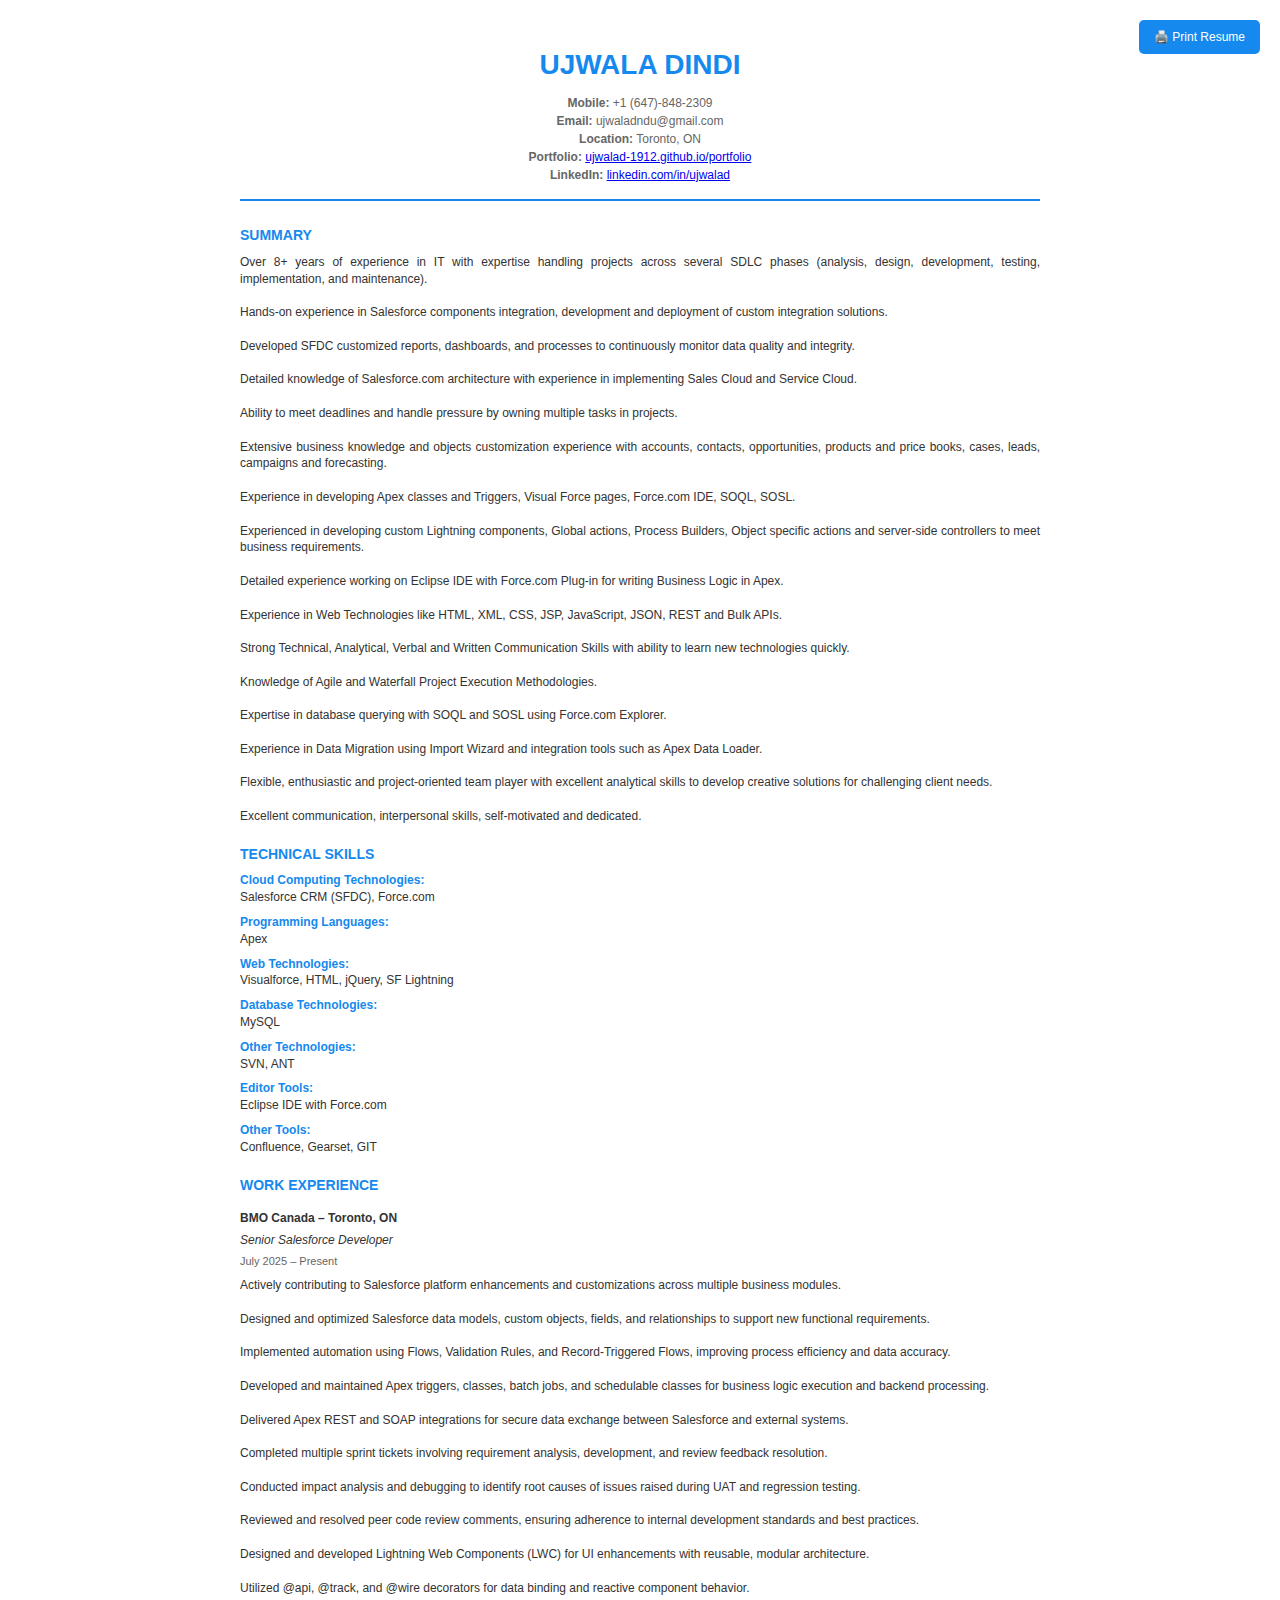
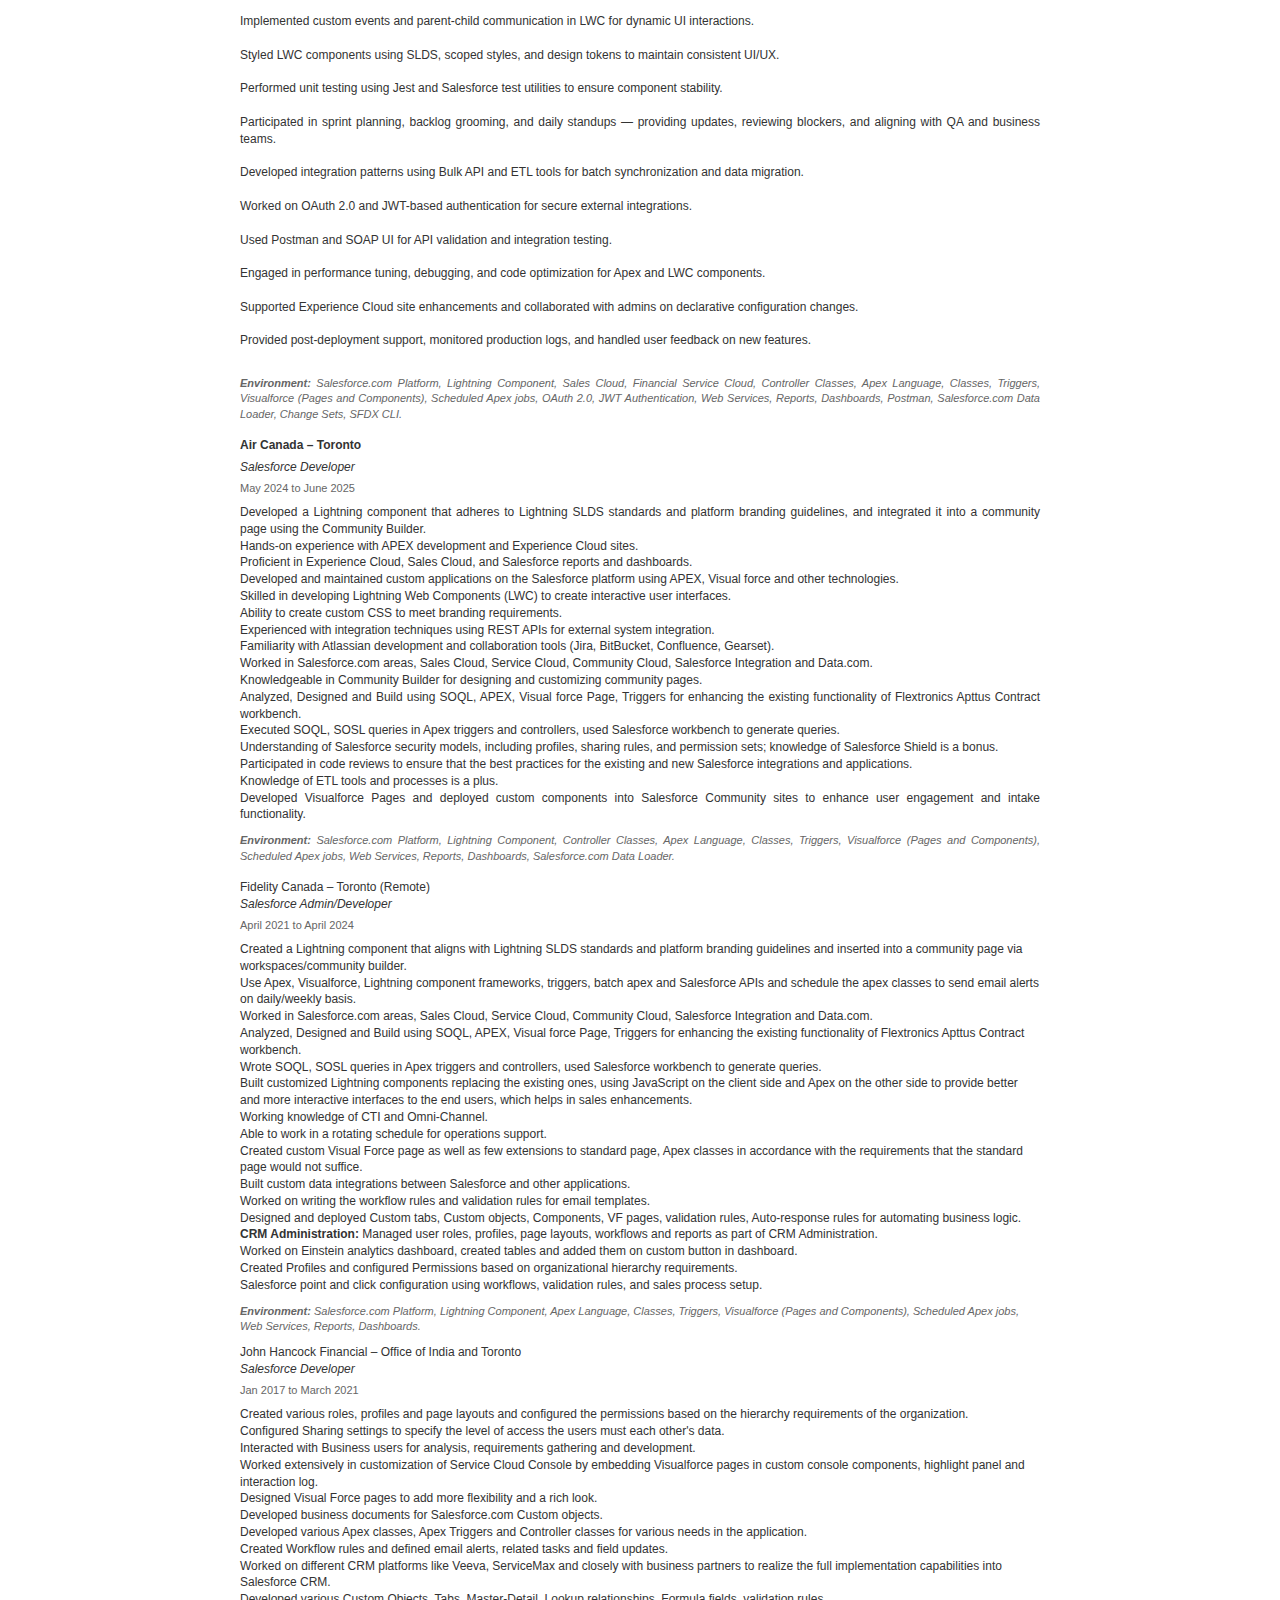
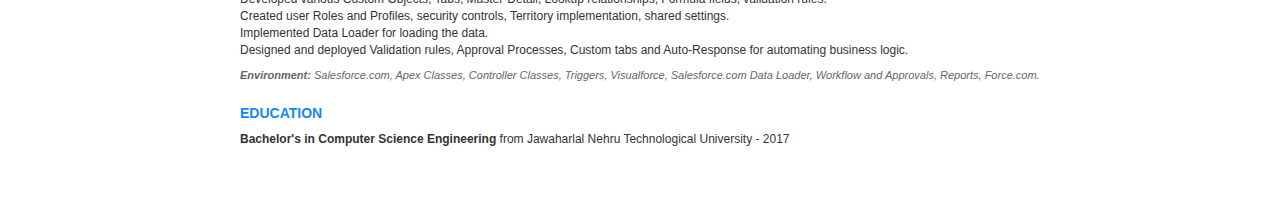
<file: resume-backup-fancy.html>
<!DOCTYPE html>
<html lang="en">

<head>
    <meta charset="UTF-8">
    <meta name="viewport" content="width=device-width, initial-scale=1.0">
    <title>Ujwala Dindi - Resume</title>
    <style>
        body {
            font-family: Arial, sans-serif;
            line-height: 1.4;
            margin: 0;
            padding: 20px;
            background: white;
            color: #333;
            font-size: 12px;
        }

        .resume-container {
            max-width: 800px;
            margin: 0 auto;
            background: white;
            padding: 30px;
        }

        .header {
            text-align: center;
            margin-bottom: 25px;
            padding-bottom: 15px;
            border-bottom: 2px solid #1589EE;
        }

        .name {
            font-size: 24px;
            font-weight: bold;
            color: #1589EE;
            margin-bottom: 10px;
        }

        .contact-info {
            font-size: 12px;
            color: #666;
            line-height: 1.5;
        }

        .section-title {
            font-size: 14px;
            font-weight: bold;
            color: #1589EE;
            margin: 20px 0 8px 0;
            text-transform: uppercase;
        }

        .summary-text, .experience-text {
            text-align: justify;
            margin-bottom: 15px;
            line-height: 1.4;
        }

        .company-info {
            font-weight: bold;
            color: #333;
            margin: 15px 0 5px 0;
        }

        .job-title {
            font-style: italic;
            margin-bottom: 5px;
        }

        .job-duration {
            color: #666;
            font-size: 11px;
            margin-bottom: 8px;
        }

        .skills-section {
            margin-bottom: 15px;
        }

        .skills-category {
            margin-bottom: 8px;
        }

        .skills-category strong {
            color: #1589EE;
            margin-bottom: 10px;
        }

        .skills-list {
            list-style: none;
            padding: 0;
            line-height: 1.6;
        }

        .skills-list li {
            padding: 3px 0;
            font-size: 13px;
        }

        .environment {
            margin: 10px 0;
            font-style: italic;
            color: #666;
            font-size: 11px;
        }

        .print-btn {
            position: fixed;
            top: 20px;
            right: 20px;
            background: #1589EE;
            color: white;
            border: none;
            padding: 10px 15px;
            border-radius: 5px;
            cursor: pointer;
            font-size: 12px;
            z-index: 1000;
        }

        .print-btn:hover {
            background: #0176D3;
        }

        @media print {
            body {
                margin: 0;
                padding: 0;
                font-size: 11px;
            }

            .resume-container {
                padding: 15px;
                margin: 0;
                max-width: none;
            }

            .print-btn {
                display: none;
            }
        }

            .resume-container {
                padding: 25px;
            }

            .name {
                font-size: 28px;
            }
        }
    </style>
</head>

<body>
    <button class="print-btn" onclick="window.print()">🖨️ Print Resume</button>

    <div class="resume-container">
        <div class="header">
            <div class="name">UJWALA DINDI</div>
            <div class="contact-info">
                <strong>Mobile:</strong> +1 (647)-848-2309<br>
                <strong>Email:</strong> ujwaladndu@gmail.com<br>
                <strong>Location:</strong> Toronto, ON<br>
                <strong>Portfolio:</strong> <a
                    href="https://ujwalad-1912.github.io/portfolio/">ujwalad-1912.github.io/portfolio</a><br>
                <strong>LinkedIn:</strong> <a href="https://linkedin.com/in/ujwalad">linkedin.com/in/ujwalad</a>
            </div>
        </div>

        <div class="section-title">SUMMARY</div>
        <div class="summary-text">
            Over 8+ years of experience in IT with expertise handling projects across several SDLC phases (analysis, design, development, testing, implementation, and maintenance).<br><br>

            Hands-on experience in Salesforce components integration, development and deployment of custom integration solutions.<br><br>

            Developed SFDC customized reports, dashboards, and processes to continuously monitor data quality and integrity.<br><br>

            Detailed knowledge of Salesforce.com architecture with experience in implementing Sales Cloud and Service Cloud.<br><br>

            Ability to meet deadlines and handle pressure by owning multiple tasks in projects.<br><br>

            Extensive business knowledge and objects customization experience with accounts, contacts, opportunities, products and price books, cases, leads, campaigns and forecasting.<br><br>

            Experience in developing Apex classes and Triggers, Visual Force pages, Force.com IDE, SOQL, SOSL.<br><br>

            Experienced in developing custom Lightning components, Global actions, Process Builders, Object specific actions and server-side controllers to meet business requirements.<br><br>

            Detailed experience working on Eclipse IDE with Force.com Plug-in for writing Business Logic in Apex.<br><br>

            Experience in Web Technologies like HTML, XML, CSS, JSP, JavaScript, JSON, REST and Bulk APIs.<br><br>

            Strong Technical, Analytical, Verbal and Written Communication Skills with ability to learn new technologies quickly.<br><br>

            Knowledge of Agile and Waterfall Project Execution Methodologies.<br><br>

            Expertise in database querying with SOQL and SOSL using Force.com Explorer.<br><br>

            Experience in Data Migration using Import Wizard and integration tools such as Apex Data Loader.<br><br>

            Flexible, enthusiastic and project-oriented team player with excellent analytical skills to develop creative solutions for challenging client needs.<br><br>

            Excellent communication, interpersonal skills, self-motivated and dedicated.
        </div>

        <div class="section-title">TECHNICAL SKILLS</div>
        <div class="skills-section">
            <div class="skills-category">
                <strong>Cloud Computing Technologies:</strong><br>
                Salesforce CRM (SFDC), Force.com
            </div>
            <div class="skills-category">
                <strong>Programming Languages:</strong><br>
                Apex
            </div>
            <div class="skills-category">
                <strong>Web Technologies:</strong><br>
                Visualforce, HTML, jQuery, SF Lightning
            </div>
            <div class="skills-category">
                <strong>Database Technologies:</strong><br>
                MySQL
            </div>
            <div class="skills-category">
                <strong>Other Technologies:</strong><br>
                SVN, ANT
            </div>
            <div class="skills-category">
                <strong>Editor Tools:</strong><br>
                Eclipse IDE with Force.com
            </div>
            <div class="skills-category">
                <strong>Other Tools:</strong><br>
                Confluence, Gearset, GIT
            </div>
        </div>

        <div class="section-title">WORK EXPERIENCE</div>
        <div class="experience-text">
            
            <div class="company-info">BMO Canada – Toronto, ON</div>
            <div class="job-title">Senior Salesforce Developer</div>
            <div class="job-duration">July 2025 – Present</div>
            
            Actively contributing to Salesforce platform enhancements and customizations across multiple business modules.<br><br>

            Designed and optimized Salesforce data models, custom objects, fields, and relationships to support new functional requirements.<br><br>
            Implemented automation using Flows, Validation Rules, and Record-Triggered Flows, improving process efficiency and data accuracy.<br><br>

            Developed and maintained Apex triggers, classes, batch jobs, and schedulable classes for business logic execution and backend processing.<br><br>

            Delivered Apex REST and SOAP integrations for secure data exchange between Salesforce and external systems.<br><br>

            Completed multiple sprint tickets involving requirement analysis, development, and review feedback resolution.<br><br>

            Conducted impact analysis and debugging to identify root causes of issues raised during UAT and regression testing.<br><br>

            Reviewed and resolved peer code review comments, ensuring adherence to internal development standards and best practices.<br><br>

            Designed and developed Lightning Web Components (LWC) for UI enhancements with reusable, modular architecture.<br><br>

            Utilized @api, @track, and @wire decorators for data binding and reactive component behavior.<br><br>

            Implemented custom events and parent-child communication in LWC for dynamic UI interactions.<br><br>

            Styled LWC components using SLDS, scoped styles, and design tokens to maintain consistent UI/UX.<br><br>

            Performed unit testing using Jest and Salesforce test utilities to ensure component stability.<br><br>

            Participated in sprint planning, backlog grooming, and daily standups — providing updates, reviewing blockers, and aligning with QA and business teams.<br><br>

            Developed integration patterns using Bulk API and ETL tools for batch synchronization and data migration.<br><br>

            Worked on OAuth 2.0 and JWT-based authentication for secure external integrations.<br><br>

            Used Postman and SOAP UI for API validation and integration testing.<br><br>

            Engaged in performance tuning, debugging, and code optimization for Apex and LWC components.<br><br>

            Supported Experience Cloud site enhancements and collaborated with admins on declarative configuration changes.<br><br>

            Provided post-deployment support, monitored production logs, and handled user feedback on new features.<br><br>
            <div class="environment"><strong>Environment:</strong> Salesforce.com Platform, Lightning Component, Sales Cloud, Financial Service Cloud, Controller Classes, Apex Language, Classes, Triggers, Visualforce (Pages and Components), Scheduled Apex jobs, OAuth 2.0, JWT Authentication, Web Services, Reports, Dashboards, Postman, Salesforce.com Data Loader, Change Sets, SFDX CLI.</div>

            <div class="company-info">Air Canada – Toronto</div>
            <div class="job-title">Salesforce Developer</div>
            <div class="job-duration">May 2024 to June 2025</div>
            <div class="bullet-point">Developed a Lightning component that adheres to Lightning SLDS standards and
                platform branding guidelines, and integrated it into a community page using the Community Builder.</div>
            <div class="bullet-point">Hands-on experience with APEX development and Experience Cloud sites.</div>
            <div class="bullet-point">Proficient in Experience Cloud, Sales Cloud, and Salesforce reports and
                dashboards.</div>
            <div class="bullet-point">Developed and maintained custom applications on the Salesforce platform using
                APEX, Visual force and other technologies.</div>
            <div class="bullet-point">Skilled in developing Lightning Web Components (LWC) to create interactive user
                interfaces.</div>
            <div class="bullet-point">Ability to create custom CSS to meet branding requirements.</div>
            <div class="bullet-point">Experienced with integration techniques using REST APIs for external system
                integration.</div>
            <div class="bullet-point">Familiarity with Atlassian development and collaboration tools (Jira, BitBucket,
                Confluence, Gearset).</div>
            <div class="bullet-point">Worked in Salesforce.com areas, Sales Cloud, Service Cloud, Community Cloud,
                Salesforce Integration and Data.com.</div>
            <div class="bullet-point">Knowledgeable in Community Builder for designing and customizing community pages.
            </div>
            <div class="bullet-point">Analyzed, Designed and Build using SOQL, APEX, Visual force Page, Triggers for
                enhancing the existing functionality of Flextronics Apttus Contract workbench.</div>
            <div class="bullet-point">Executed SOQL, SOSL queries in Apex triggers and controllers, used Salesforce
                workbench to generate queries.</div>
            <div class="bullet-point">Understanding of Salesforce security models, including profiles, sharing rules,
                and permission sets; knowledge of Salesforce Shield is a bonus.</div>
            <div class="bullet-point">Participated in code reviews to ensure that the best practices for the existing
                and new Salesforce integrations and applications.</div>
            <div class="bullet-point">Knowledge of ETL tools and processes is a plus.</div>
            <div class="bullet-point">Developed Visualforce Pages and deployed custom components into Salesforce
                Community sites to enhance user engagement and intake functionality.</div>
            <div class="environment">
                <strong>Environment:</strong> Salesforce.com Platform, Lightning Component, Controller Classes, Apex
                Language, Classes, Triggers, Visualforce (Pages and Components), Scheduled Apex jobs, Web Services,
                Reports, Dashboards, Salesforce.com Data Loader.
            </div>
        </div>

        <div class="job-section">
            <div class="job-header">
                <div class="company-name">Fidelity Canada – Toronto (Remote)</div>
                <div class="job-title">Salesforce Admin/Developer</div>
                <div class="job-duration">April 2021 to April 2024</div>
            </div>
            <div class="bullet-point">Created a Lightning component that aligns with Lightning SLDS standards and
                platform branding guidelines and inserted into a community page via workspaces/community builder.</div>
            <div class="bullet-point">Use Apex, Visualforce, Lightning component frameworks, triggers, batch apex and
                Salesforce APIs and schedule the apex classes to send email alerts on daily/weekly basis.</div>
            <div class="bullet-point">Worked in Salesforce.com areas, Sales Cloud, Service Cloud, Community Cloud,
                Salesforce Integration and Data.com.</div>
            <div class="bullet-point">Analyzed, Designed and Build using SOQL, APEX, Visual force Page, Triggers for
                enhancing the existing functionality of Flextronics Apttus Contract workbench.</div>
            <div class="bullet-point">Wrote SOQL, SOSL queries in Apex triggers and controllers, used Salesforce
                workbench to generate queries.</div>
            <div class="bullet-point">Built customized Lightning components replacing the existing ones, using
                JavaScript on the client side and Apex on the other side to provide better and more interactive
                interfaces to the end users, which helps in sales enhancements.</div>
            <div class="bullet-point">Working knowledge of CTI and Omni-Channel.</div>
            <div class="bullet-point">Able to work in a rotating schedule for operations support.</div>
            <div class="bullet-point">Created custom Visual Force page as well as few extensions to standard page, Apex
                classes in accordance with the requirements that the standard page would not suffice.</div>
            <div class="bullet-point">Built custom data integrations between Salesforce and other applications.</div>
            <div class="bullet-point">Worked on writing the workflow rules and validation rules for email templates.
            </div>
            <div class="bullet-point">Designed and deployed Custom tabs, Custom objects, Components, VF pages,
                validation rules, Auto-response rules for automating business logic.</div>
            <div class="bullet-point"><strong>CRM Administration:</strong> Managed user roles, profiles, page layouts,
                workflows and reports as part of CRM Administration.</div>
            <div class="bullet-point">Worked on Einstein analytics dashboard, created tables and added them on custom
                button in dashboard.</div>
            <div class="bullet-point">Created Profiles and configured Permissions based on organizational hierarchy
                requirements.</div>
            <div class="bullet-point">Salesforce point and click configuration using workflows, validation rules, and
                sales process setup.</div>
            <div class="environment">
                <strong>Environment:</strong> Salesforce.com Platform, Lightning Component, Apex Language, Classes,
                Triggers, Visualforce (Pages and Components), Scheduled Apex jobs, Web Services, Reports, Dashboards.
            </div>
        </div>

        <div class="job-section">
            <div class="job-header">
                <div class="company-name">John Hancock Financial – Office of India and Toronto</div>
                <div class="job-title">Salesforce Developer</div>
                <div class="job-duration">Jan 2017 to March 2021</div>
            </div>
            <div class="bullet-point">Created various roles, profiles and page layouts and configured the permissions
                based on the hierarchy requirements of the organization.</div>
            <div class="bullet-point">Configured Sharing settings to specify the level of access the users must each
                other's data.</div>
            <div class="bullet-point">Interacted with Business users for analysis, requirements gathering and
                development.</div>
            <div class="bullet-point">Worked extensively in customization of Service Cloud Console by embedding
                Visualforce pages in custom console components, highlight panel and interaction log.</div>
            <div class="bullet-point">Designed Visual Force pages to add more flexibility and a rich look.</div>
            <div class="bullet-point">Developed business documents for Salesforce.com Custom objects.</div>
            <div class="bullet-point">Developed various Apex classes, Apex Triggers and Controller classes for various
                needs in the application.</div>
            <div class="bullet-point">Created Workflow rules and defined email alerts, related tasks and field updates.
            </div>
            <div class="bullet-point">Worked on different CRM platforms like Veeva, ServiceMax and closely with business
                partners to realize the full implementation capabilities into Salesforce CRM.</div>
            <div class="bullet-point">Developed various Custom Objects, Tabs, Master-Detail, Lookup relationships,
                Formula fields, validation rules.</div>
            <div class="bullet-point">Created user Roles and Profiles, security controls, Territory implementation,
                shared settings.</div>
            <div class="bullet-point">Implemented Data Loader for loading the data.</div>
            <div class="bullet-point">Designed and deployed Validation rules, Approval Processes, Custom tabs and
                Auto-Response for automating business logic.</div>
            <div class="environment">
                <strong>Environment:</strong> Salesforce.com, Apex Classes, Controller Classes, Triggers, Visualforce,
                Salesforce.com Data Loader, Workflow and Approvals, Reports, Force.com.
            </div>
        </div>

        <div class="section-title">EDUCATION</div>
        <div class="summary-text">
            <div class="bullet-point"><strong>Bachelor's in Computer Science Engineering</strong> from Jawaharlal Nehru
                Technological University - 2017</div>
        </div>
    </div>
</body>

</html>
</file>
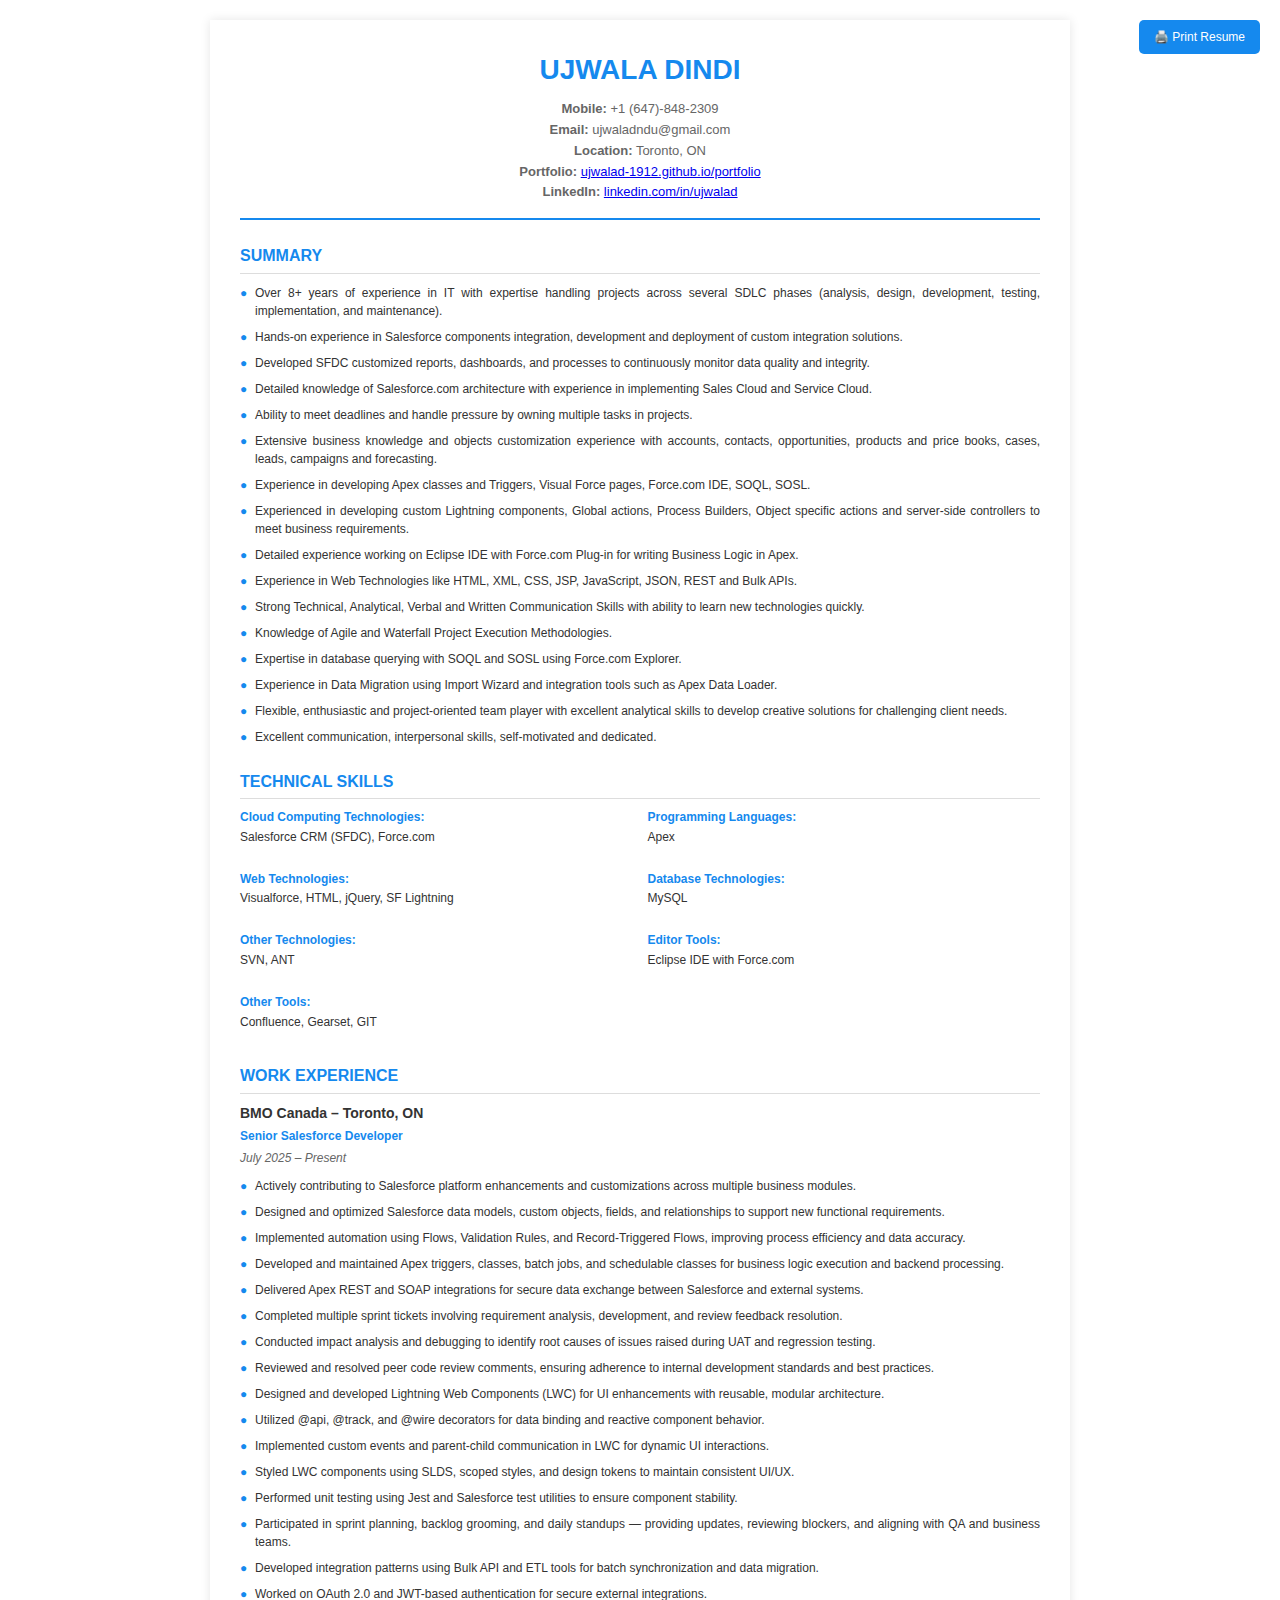
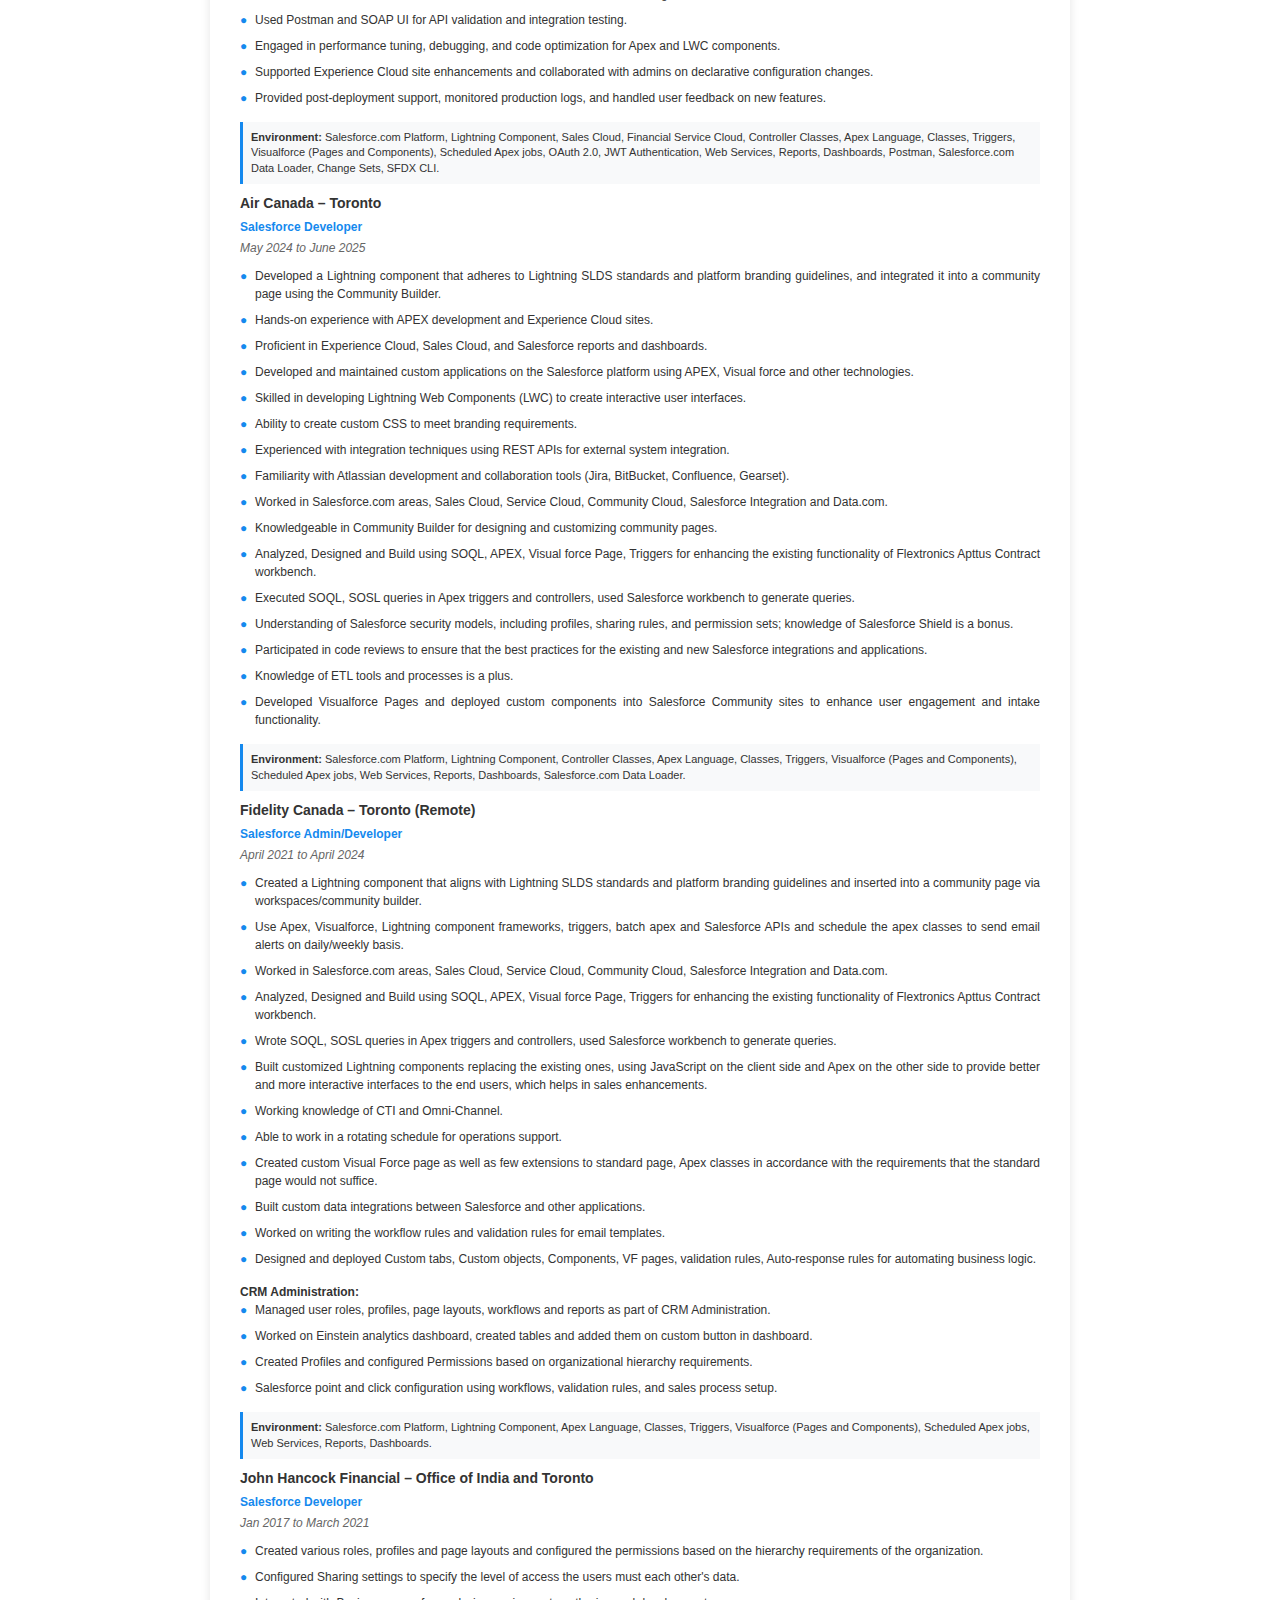
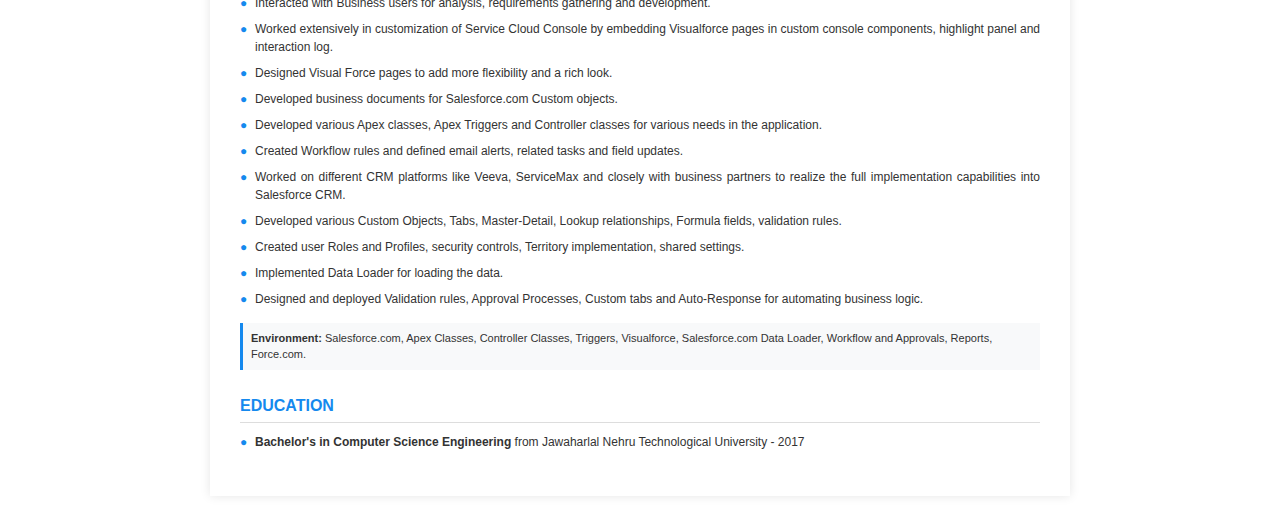
<file: resume-backup.html>
<!DOCTYPE html>
<html lang="en">

<head>
    <meta charset="UTF-8">
    <meta name="viewport" content="width=device-width, initial-scale=1.0">
    <title>Ujwala Dindi - Resume</title>
    <style>
        body {
            font-family: 'Arial', sans-serif;
            line-height: 1.4;
            margin: 0;
            padding: 20px;
            background: white;
            color: #333;
            font-size: 12px;
        }

        .resume-container {
            max-width: 800px;
            margin: 0 auto;
            background: white;
            padding: 30px;
            box-shadow: 0 0 10px rgba(0, 0, 0, 0.1);
        }

        .header {
            text-align: center;
            margin-bottom: 25px;
            padding-bottom: 15px;
            border-bottom: 2px solid #1589EE;
        }

        .name {
            font-size: 28px !important;
            font-weight: bold !important;
            color: #1589EE !important;
            margin-bottom: 10px !important;
            text-align: center !important;
            background: none !important;
            background-clip: initial !important;
            -webkit-background-clip: initial !important;
            -webkit-text-fill-color: #1589EE !important;
            text-shadow: none !important;
            animation: none !important;
        }

        .contact-info {
            font-size: 13px;
            color: #666;
            line-height: 1.6;
        }

        .section-title {
            font-size: 16px !important;
            font-weight: bold !important;
            color: #1589EE !important;
            margin: 25px 0 10px 0 !important;
            padding: 0 0 5px 0 !important;
            border-bottom: 1px solid #ddd !important;
            text-transform: uppercase !important;
            text-align: left !important;
            background: none !important;
            background-clip: initial !important;
            -webkit-background-clip: initial !important;
            -webkit-text-fill-color: #1589EE !important;
            text-shadow: none !important;
            animation: none !important;
            transform: none !important;
            left: auto !important;
            display: block !important;
            border-radius: 0 !important;
            backdrop-filter: none !important;
            box-shadow: none !important;
            border: none !important;
            border-bottom: 1px solid #ddd !important;
        }

        .summary-text,
        .experience-text {
            text-align: justify;
            margin-bottom: 15px;
            line-height: 1.5;
        }

        .bullet-point {
            margin-bottom: 8px;
            padding-left: 15px;
            position: relative;
        }

        .bullet-point::before {
            content: "●";
            position: absolute;
            left: 0;
            color: #1589EE;
            font-weight: bold;
        }

        .job-header {
            margin-bottom: 10px;
        }

        .company {
            font-weight: bold;
            font-size: 14px;
            color: #333;
        }

        .role {
            font-weight: bold;
            color: #1589EE;
            margin: 5px 0;
        }

        .duration {
            color: #666;
            font-style: italic;
            margin-bottom: 8px;
        }

        .environment {
            background: #f8f9fa;
            padding: 8px;
            margin: 10px 0;
            border-left: 3px solid #1589EE;
            font-size: 11px;
        }

        .skills-grid {
            display: grid;
            grid-template-columns: 1fr 1fr;
            gap: 15px;
            margin-top: 10px;
        }

        .skill-category {
            margin-bottom: 10px;
        }

        .skill-category strong {
            color: #1589EE;
            display: block;
            margin-bottom: 3px;
        }

        .print-btn {
            position: fixed;
            top: 20px;
            right: 20px;
            background: #1589EE;
            color: white;
            border: none;
            padding: 10px 15px;
            border-radius: 5px;
            cursor: pointer;
            font-size: 12px;
            z-index: 1000;
        }

        .print-btn:hover {
            background: #0176D3;
        }

        @media print {
            body {
                margin: 0;
                padding: 0;
                font-size: 11px;
            }

            .resume-container {
                box-shadow: none;
                padding: 15px;
                margin: 0;
                max-width: none;
            }

            .print-btn {
                display: none;
            }

            .section-title {
                page-break-after: avoid;
            }

            .job-header {
                page-break-after: avoid;
            }
        }

        @media screen and (max-width: 768px) {
            .skills-grid {
                grid-template-columns: 1fr;
            }

            body {
                padding: 10px;
                font-size: 11px;
            }

            .resume-container {
                padding: 15px;
            }
        }

        /* Override any external animated styles */
        h1,
        h2,
        h3,
        h4,
        h5,
        h6,
        .category-title,
        .arch-category h3,
        .timeline-content h3,
        .project-content h3,
        .certification-card h3 {
            background: none !important;
            background-clip: initial !important;
            -webkit-background-clip: initial !important;
            -webkit-text-fill-color: initial !important;
            text-shadow: none !important;
            animation: none !important;
            transform: none !important;
            left: auto !important;
            display: block !important;
            text-align: left !important;
            color: #333 !important;
            padding: 0 !important;
            margin: 10px 0 !important;
            border-radius: 0 !important;
            backdrop-filter: none !important;
            box-shadow: none !important;
            border: none !important;
        }

        /* Ensure no external CSS interferes */
        * {
            background-clip: initial !important;
            -webkit-background-clip: initial !important;
            -webkit-text-fill-color: initial !important;
        }
    </style>
</head>

<body>
    <button class="print-btn" onclick="window.print()">🖨️ Print Resume</button>

    <div class="resume-container">
        <div class="header">
            <div class="name">UJWALA DINDI</div>
            <div class="contact-info">
                <strong>Mobile:</strong> +1 (647)-848-2309<br>
                <strong>Email:</strong> ujwaladndu@gmail.com<br>
                <strong>Location:</strong> Toronto, ON<br>
                <strong>Portfolio:</strong> <a href="https://ujwalad-1912.github.io/portfolio/"
                    target="_blank">ujwalad-1912.github.io/portfolio</a><br>
                <strong>LinkedIn:</strong> <a href="https://www.linkedin.com/in/ujwalad/"
                    target="_blank">linkedin.com/in/ujwalad</a>
            </div>
        </div>

        <div class="section-title">SUMMARY</div>
        <div class="summary-text">
            <div class="bullet-point">Over 8+ years of experience in IT with expertise handling projects across several
                SDLC phases (analysis, design, development, testing, implementation, and maintenance).</div>
            <div class="bullet-point">Hands-on experience in Salesforce components integration, development and
                deployment of custom integration solutions.</div>
            <div class="bullet-point">Developed SFDC customized reports, dashboards, and processes to continuously
                monitor data quality and integrity.</div>
            <div class="bullet-point">Detailed knowledge of Salesforce.com architecture with experience in implementing
                Sales Cloud and Service Cloud.</div>
            <div class="bullet-point">Ability to meet deadlines and handle pressure by owning multiple tasks in
                projects.</div>
            <div class="bullet-point">Extensive business knowledge and objects customization experience with accounts,
                contacts, opportunities, products and price books, cases, leads, campaigns and forecasting.</div>
            <div class="bullet-point">Experience in developing Apex classes and Triggers, Visual Force pages, Force.com
                IDE, SOQL, SOSL.</div>
            <div class="bullet-point">Experienced in developing custom Lightning components, Global actions, Process
                Builders, Object specific actions and server-side controllers to meet business requirements.</div>
            <div class="bullet-point">Detailed experience working on Eclipse IDE with Force.com Plug-in for writing
                Business Logic in Apex.</div>
            <div class="bullet-point">Experience in Web Technologies like HTML, XML, CSS, JSP, JavaScript, JSON, REST
                and Bulk APIs.</div>
            <div class="bullet-point">Strong Technical, Analytical, Verbal and Written Communication Skills with ability
                to learn new technologies quickly.</div>
            <div class="bullet-point">Knowledge of Agile and Waterfall Project Execution Methodologies.</div>
            <div class="bullet-point">Expertise in database querying with SOQL and SOSL using Force.com Explorer.</div>
            <div class="bullet-point">Experience in Data Migration using Import Wizard and integration tools such as
                Apex Data Loader.</div>
            <div class="bullet-point">Flexible, enthusiastic and project-oriented team player with excellent analytical
                skills to develop creative solutions for challenging client needs.</div>
            <div class="bullet-point">Excellent communication, interpersonal skills, self-motivated and dedicated.</div>
        </div>

        <div class="section-title">TECHNICAL SKILLS</div>
        <div class="skills-grid">
            <div class="skill-category">
                <strong>Cloud Computing Technologies:</strong> Salesforce CRM (SFDC), Force.com
            </div>
            <div class="skill-category">
                <strong>Programming Languages:</strong> Apex
            </div>
            <div class="skill-category">
                <strong>Web Technologies:</strong> Visualforce, HTML, jQuery, SF Lightning
            </div>
            <div class="skill-category">
                <strong>Database Technologies:</strong> MySQL
            </div>
            <div class="skill-category">
                <strong>Other Technologies:</strong> SVN, ANT
            </div>
            <div class="skill-category">
                <strong>Editor Tools:</strong> Eclipse IDE with Force.com
            </div>
            <div class="skill-category">
                <strong>Other Tools:</strong> Confluence, Gearset, GIT
            </div>
        </div>

        <div class="section-title">WORK EXPERIENCE</div>

        <div class="job-header">
            <div class="company">BMO Canada – Toronto, ON</div>
            <div class="role">Senior Salesforce Developer</div>
            <div class="duration">July 2025 – Present</div>
        </div>
        <div class="experience-text">
            <div class="bullet-point">Actively contributing to Salesforce platform enhancements and customizations
                across multiple business modules.</div>
            <div class="bullet-point">Designed and optimized Salesforce data models, custom objects, fields, and
                relationships to support new functional requirements.</div>
            <div class="bullet-point">Implemented automation using Flows, Validation Rules, and Record-Triggered Flows,
                improving process efficiency and data accuracy.</div>
            <div class="bullet-point">Developed and maintained Apex triggers, classes, batch jobs, and schedulable
                classes for business logic execution and backend processing.</div>
            <div class="bullet-point">Delivered Apex REST and SOAP integrations for secure data exchange between
                Salesforce and external systems.</div>
            <div class="bullet-point">Completed multiple sprint tickets involving requirement analysis, development, and
                review feedback resolution.</div>
            <div class="bullet-point">Conducted impact analysis and debugging to identify root causes of issues raised
                during UAT and regression testing.</div>
            <div class="bullet-point">Reviewed and resolved peer code review comments, ensuring adherence to internal
                development standards and best practices.</div>
            <div class="bullet-point">Designed and developed Lightning Web Components (LWC) for UI enhancements with
                reusable, modular architecture.</div>
            <div class="bullet-point">Utilized @api, @track, and @wire decorators for data binding and reactive
                component behavior.</div>
            <div class="bullet-point">Implemented custom events and parent-child communication in LWC for dynamic UI
                interactions.</div>
            <div class="bullet-point">Styled LWC components using SLDS, scoped styles, and design tokens to maintain
                consistent UI/UX.</div>
            <div class="bullet-point">Performed unit testing using Jest and Salesforce test utilities to ensure
                component stability.</div>
            <div class="bullet-point">Participated in sprint planning, backlog grooming, and daily standups — providing
                updates, reviewing blockers, and aligning with QA and business teams.</div>
            <div class="bullet-point">Developed integration patterns using Bulk API and ETL tools for batch
                synchronization and data migration.</div>
            <div class="bullet-point">Worked on OAuth 2.0 and JWT-based authentication for secure external integrations.
            </div>
            <div class="bullet-point">Used Postman and SOAP UI for API validation and integration testing.</div>
            <div class="bullet-point">Engaged in performance tuning, debugging, and code optimization for Apex and LWC
                components.</div>
            <div class="bullet-point">Supported Experience Cloud site enhancements and collaborated with admins on
                declarative configuration changes.</div>
            <div class="bullet-point">Provided post-deployment support, monitored production logs, and handled user
                feedback on new features.</div>
        </div>
        <div class="environment">
            <strong>Environment:</strong> Salesforce.com Platform, Lightning Component, Sales Cloud, Financial Service
            Cloud, Controller Classes, Apex Language, Classes, Triggers, Visualforce (Pages and Components), Scheduled
            Apex jobs, OAuth 2.0, JWT Authentication, Web Services, Reports, Dashboards, Postman, Salesforce.com Data
            Loader, Change Sets, SFDX CLI.
        </div>

        <div class="job-header">
            <div class="company">Air Canada – Toronto</div>
            <div class="role">Salesforce Developer</div>
            <div class="duration">May 2024 to June 2025</div>
        </div>
        <div class="experience-text">
            <div class="bullet-point">Developed a Lightning component that adheres to Lightning SLDS standards and
                platform branding guidelines, and integrated it into a community page using the Community Builder.</div>
            <div class="bullet-point">Hands-on experience with APEX development and Experience Cloud sites.</div>
            <div class="bullet-point">Proficient in Experience Cloud, Sales Cloud, and Salesforce reports and
                dashboards.</div>
            <div class="bullet-point">Developed and maintained custom applications on the Salesforce platform using
                APEX, Visual force and other technologies.</div>
            <div class="bullet-point">Skilled in developing Lightning Web Components (LWC) to create interactive user
                interfaces.</div>
            <div class="bullet-point">Ability to create custom CSS to meet branding requirements.</div>
            <div class="bullet-point">Experienced with integration techniques using REST APIs for external system
                integration.</div>
            <div class="bullet-point">Familiarity with Atlassian development and collaboration tools (Jira, BitBucket,
                Confluence, Gearset).</div>
            <div class="bullet-point">Worked in Salesforce.com areas, Sales Cloud, Service Cloud, Community Cloud,
                Salesforce Integration and Data.com.</div>
            <div class="bullet-point">Knowledgeable in Community Builder for designing and customizing community pages.
            </div>
            <div class="bullet-point">Analyzed, Designed and Build using SOQL, APEX, Visual force Page, Triggers for
                enhancing the existing functionality of Flextronics Apttus Contract workbench.</div>
            <div class="bullet-point">Executed SOQL, SOSL queries in Apex triggers and controllers, used Salesforce
                workbench to generate queries.</div>
            <div class="bullet-point">Understanding of Salesforce security models, including profiles, sharing rules,
                and permission sets; knowledge of Salesforce Shield is a bonus.</div>
            <div class="bullet-point">Participated in code reviews to ensure that the best practices for the existing
                and new Salesforce integrations and applications.</div>
            <div class="bullet-point">Knowledge of ETL tools and processes is a plus.</div>
            <div class="bullet-point">Developed Visualforce Pages and deployed custom components into Salesforce
                Community sites to enhance user engagement and intake functionality.</div>
        </div>
        <div class="environment">
            <strong>Environment:</strong> Salesforce.com Platform, Lightning Component, Controller Classes, Apex
            Language, Classes, Triggers, Visualforce (Pages and Components), Scheduled Apex jobs, Web Services, Reports,
            Dashboards, Salesforce.com Data Loader.
        </div>

        <div class="job-header">
            <div class="company">Fidelity Canada – Toronto (Remote)</div>
            <div class="role">Salesforce Admin/Developer</div>
            <div class="duration">April 2021 to April 2024</div>
        </div>
        <div class="experience-text">
            <div class="bullet-point">Created a Lightning component that aligns with Lightning SLDS standards and
                platform branding guidelines and inserted into a community page via workspaces/community builder.</div>
            <div class="bullet-point">Use Apex, Visualforce, Lightning component frameworks, triggers, batch apex and
                Salesforce APIs and schedule the apex classes to send email alerts on daily/weekly basis.</div>
            <div class="bullet-point">Worked in Salesforce.com areas, Sales Cloud, Service Cloud, Community Cloud,
                Salesforce Integration and Data.com.</div>
            <div class="bullet-point">Analyzed, Designed and Build using SOQL, APEX, Visual force Page, Triggers for
                enhancing the existing functionality of Flextronics Apttus Contract workbench.</div>
            <div class="bullet-point">Wrote SOQL, SOSL queries in Apex triggers and controllers, used Salesforce
                workbench to generate queries.</div>
            <div class="bullet-point">Built customized Lightning components replacing the existing ones, using
                JavaScript on the client side and Apex on the other side to provide better and more interactive
                interfaces to the end users, which helps in sales enhancements.</div>
            <div class="bullet-point">Working knowledge of CTI and Omni-Channel.</div>
            <div class="bullet-point">Able to work in a rotating schedule for operations support.</div>
            <div class="bullet-point">Created custom Visual Force page as well as few extensions to standard page, Apex
                classes in accordance with the requirements that the standard page would not suffice.</div>
            <div class="bullet-point">Built custom data integrations between Salesforce and other applications.</div>
            <div class="bullet-point">Worked on writing the workflow rules and validation rules for email templates.
            </div>
            <div class="bullet-point">Designed and deployed Custom tabs, Custom objects, Components, VF pages,
                validation rules, Auto-response rules for automating business logic.</div>
        </div>
        <div class="experience-text">
            <strong>CRM Administration:</strong>
            <div class="bullet-point">Managed user roles, profiles, page layouts, workflows and reports as part of CRM
                Administration.</div>
            <div class="bullet-point">Worked on Einstein analytics dashboard, created tables and added them on custom
                button in dashboard.</div>
            <div class="bullet-point">Created Profiles and configured Permissions based on organizational hierarchy
                requirements.</div>
            <div class="bullet-point">Salesforce point and click configuration using workflows, validation rules, and
                sales process setup.</div>
        </div>
        <div class="environment">
            <strong>Environment:</strong> Salesforce.com Platform, Lightning Component, Apex Language, Classes,
            Triggers, Visualforce (Pages and Components), Scheduled Apex jobs, Web Services, Reports, Dashboards.
        </div>

        <div class="job-header">
            <div class="company">John Hancock Financial – Office of India and Toronto</div>
            <div class="role">Salesforce Developer</div>
            <div class="duration">Jan 2017 to March 2021</div>
        </div>
        <div class="experience-text">
            <div class="bullet-point">Created various roles, profiles and page layouts and configured the permissions
                based on the hierarchy requirements of the organization.</div>
            <div class="bullet-point">Configured Sharing settings to specify the level of access the users must each
                other's data.</div>
            <div class="bullet-point">Interacted with Business users for analysis, requirements gathering and
                development.</div>
            <div class="bullet-point">Worked extensively in customization of Service Cloud Console by embedding
                Visualforce pages in custom console components, highlight panel and interaction log.</div>
            <div class="bullet-point">Designed Visual Force pages to add more flexibility and a rich look.</div>
            <div class="bullet-point">Developed business documents for Salesforce.com Custom objects.</div>
            <div class="bullet-point">Developed various Apex classes, Apex Triggers and Controller classes for various
                needs in the application.</div>
            <div class="bullet-point">Created Workflow rules and defined email alerts, related tasks and field updates.
            </div>
            <div class="bullet-point">Worked on different CRM platforms like Veeva, ServiceMax and closely with business
                partners to realize the full implementation capabilities into Salesforce CRM.</div>
            <div class="bullet-point">Developed various Custom Objects, Tabs, Master-Detail, Lookup relationships,
                Formula fields, validation rules.</div>
            <div class="bullet-point">Created user Roles and Profiles, security controls, Territory implementation,
                shared settings.</div>
            <div class="bullet-point">Implemented Data Loader for loading the data.</div>
            <div class="bullet-point">Designed and deployed Validation rules, Approval Processes, Custom tabs and
                Auto-Response for automating business logic.</div>
        </div>
        <div class="environment">
            <strong>Environment:</strong> Salesforce.com, Apex Classes, Controller Classes, Triggers, Visualforce,
            Salesforce.com Data Loader, Workflow and Approvals, Reports, Force.com.
        </div>

        <div class="section-title">EDUCATION</div>
        <div class="experience-text">
            <div class="bullet-point"><strong>Bachelor's in Computer Science Engineering</strong> from Jawaharlal Nehru
                Technological University - 2017</div>
        </div>
    </div>
</body>

</html>
</file>
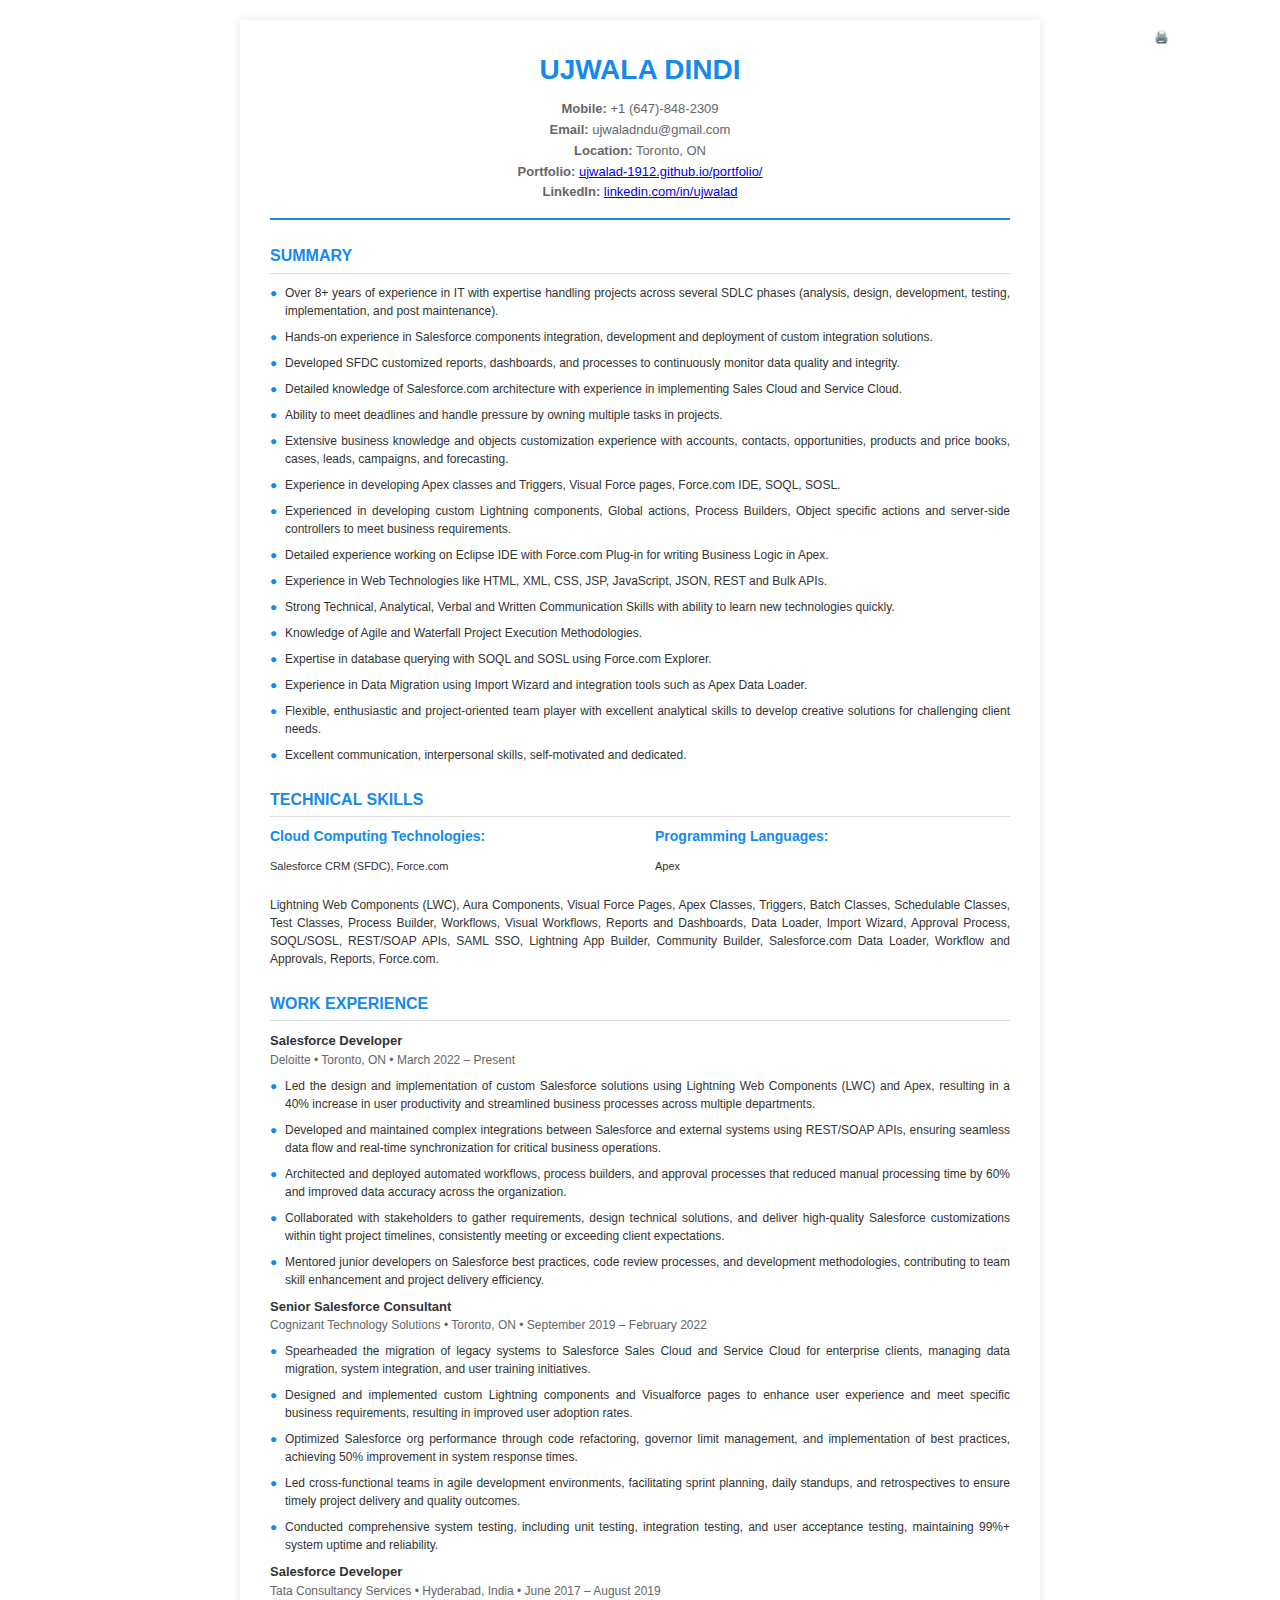
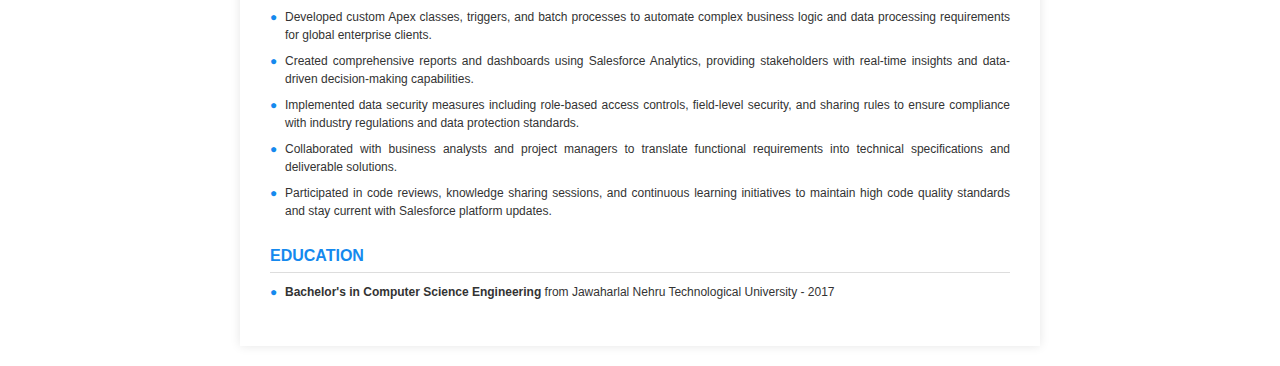
<file: resume-clean.html>
<!DOCTYPE html>
<html lang="en">

<head>
    <meta charset="UTF-8">
    <meta name="viewport" content="width=device-width, initial-scale=1.0">
    <title>Ujwala Dindi - Resume</title>
    <style>
        /* Complete CSS reset and clean styling */
        * {
            margin: 0;
            padding: 0;
            box-sizing: border-box;
            background: none !important;
            background-clip: initial !important;
            -webkit-background-clip: initial !important;
            -webkit-text-fill-color: initial !important;
            text-shadow: none !important;
            animation: none !important;
            transform: none !important;
        }

        body {
            font-family: 'Arial', sans-serif;
            line-height: 1.4;
            margin: 0;
            padding: 20px;
            background: white !important;
            color: #333;
            font-size: 12px;
        }

        .resume-container {
            max-width: 800px;
            margin: 0 auto;
            background: white !important;
            padding: 30px;
            box-shadow: 0 0 10px rgba(0, 0, 0, 0.1);
        }

        .header {
            text-align: center;
            margin-bottom: 25px;
            padding-bottom: 15px;
            border-bottom: 2px solid #1589EE;
        }

        .name {
            font-size: 28px;
            font-weight: bold;
            color: #1589EE !important;
            margin-bottom: 10px;
            background: none !important;
            text-shadow: none !important;
            animation: none !important;
        }

        .contact-info {
            font-size: 13px;
            color: #666;
            line-height: 1.6;
        }

        .section-title {
            font-size: 16px !important;
            font-weight: bold !important;
            color: #1589EE !important;
            margin: 25px 0 10px 0 !important;
            padding: 0 0 5px 0 !important;
            border-bottom: 1px solid #ddd !important;
            text-transform: uppercase !important;
            text-align: left !important;
            background: none !important;
            text-shadow: none !important;
            animation: none !important;
            display: block !important;
        }

        .summary-text,
        .experience-text {
            text-align: justify;
            margin-bottom: 15px;
            line-height: 1.5;
        }

        .bullet-point {
            margin-bottom: 8px;
            padding-left: 15px;
            position: relative;
        }

        .bullet-point::before {
            content: "●";
            position: absolute;
            left: 0;
            color: #1589EE;
            font-weight: bold;
        }

        .skills-grid {
            display: grid;
            grid-template-columns: 1fr 1fr;
            gap: 30px;
            margin-bottom: 20px;
        }

        .skills-category h3 {
            font-size: 14px !important;
            font-weight: bold !important;
            color: #1589EE !important;
            margin-bottom: 10px !important;
            background: none !important;
            text-shadow: none !important;
            animation: none !important;
        }

        .skills-list {
            list-style: none;
            padding: 0;
        }

        .skills-list li {
            padding: 2px 0;
            font-size: 11px;
        }

        .job-header {
            margin-bottom: 8px;
        }

        .job-title {
            font-weight: bold;
            color: #333;
            font-size: 13px;
        }

        .company-info {
            color: #666;
            font-size: 12px;
            margin-bottom: 5px;
        }

        .print-btn {
            position: fixed;
            top: 20px;
            right: 20px;
            background: #1589EE;
            color: white;
            border: none;
            padding: 10px 15px;
            border-radius: 5px;
            cursor: pointer;
            font-size: 12px;
            z-index: 1000;
        }

        .print-btn:hover {
            background: #0176D3;
        }

        @media print {
            body {
                margin: 0;
                padding: 0;
                font-size: 11px;
            }

            .resume-container {
                box-shadow: none;
                padding: 15px;
                margin: 0;
                max-width: none;
            }

            .print-btn {
                display: none;
            }

            .job-header {
                page-break-after: avoid;
            }
        }

        @media screen and (max-width: 768px) {
            .skills-grid {
                grid-template-columns: 1fr;
            }

            body {
                padding: 10px;
                font-size: 11px;
            }

            .resume-container {
                padding: 15px;
            }
        }
    </style>
</head>

<body>
    <button class="print-btn" onclick="window.print()">🖨️ Print Resume</button>

    <div class="resume-container">
        <div class="header">
            <div class="name">UJWALA DINDI</div>
            <div class="contact-info">
                <strong>Mobile:</strong> +1 (647)-848-2309<br>
                <strong>Email:</strong> ujwaladndu@gmail.com<br>
                <strong>Location:</strong> Toronto, ON<br>
                <strong>Portfolio:</strong> <a
                    href="https://ujwalad-1912.github.io/portfolio/">ujwalad-1912.github.io/portfolio/</a><br>
                <strong>LinkedIn:</strong> <a href="https://linkedin.com/in/ujwalad">linkedin.com/in/ujwalad</a>
            </div>
        </div>

        <div class="section-title">SUMMARY</div>
        <div class="summary-text">
            <div class="bullet-point">Over 8+ years of experience in IT with expertise handling projects across several
                SDLC phases (analysis, design, development, testing, implementation, and post maintenance).</div>
            <div class="bullet-point">Hands-on experience in Salesforce components integration, development and
                deployment of custom integration solutions.</div>
            <div class="bullet-point">Developed SFDC customized reports, dashboards, and processes to continuously
                monitor data quality and integrity.</div>
            <div class="bullet-point">Detailed knowledge of Salesforce.com architecture with experience in implementing
                Sales Cloud and Service Cloud.</div>
            <div class="bullet-point">Ability to meet deadlines and handle pressure by owning multiple tasks in
                projects.</div>
            <div class="bullet-point">Extensive business knowledge and objects customization experience with accounts,
                contacts, opportunities, products and price books, cases, leads, campaigns, and forecasting.</div>
            <div class="bullet-point">Experience in developing Apex classes and Triggers, Visual Force pages, Force.com
                IDE, SOQL, SOSL.</div>
            <div class="bullet-point">Experienced in developing custom Lightning components, Global actions, Process
                Builders, Object specific actions and server-side controllers to meet business requirements.</div>
            <div class="bullet-point">Detailed experience working on Eclipse IDE with Force.com Plug-in for writing
                Business Logic in Apex.</div>
            <div class="bullet-point">Experience in Web Technologies like HTML, XML, CSS, JSP, JavaScript, JSON, REST
                and Bulk APIs.</div>
            <div class="bullet-point">Strong Technical, Analytical, Verbal and Written Communication Skills with ability
                to learn new technologies quickly.</div>
            <div class="bullet-point">Knowledge of Agile and Waterfall Project Execution Methodologies.</div>
            <div class="bullet-point">Expertise in database querying with SOQL and SOSL using Force.com Explorer.</div>
            <div class="bullet-point">Experience in Data Migration using Import Wizard and integration tools such as
                Apex Data Loader.</div>
            <div class="bullet-point">Flexible, enthusiastic and project-oriented team player with excellent analytical
                skills to develop creative solutions for challenging client needs.</div>
            <div class="bullet-point">Excellent communication, interpersonal skills, self-motivated and dedicated.</div>
        </div>

        <div class="section-title">TECHNICAL SKILLS</div>
        <div class="skills-grid">
            <div class="skills-category">
                <h3>Cloud Computing Technologies:</h3>
                <ul class="skills-list">
                    <li>Salesforce CRM (SFDC), Force.com</li>
                </ul>
            </div>
            <div class="skills-category">
                <h3>Programming Languages:</h3>
                <ul class="skills-list">
                    <li>Apex</li>
                </ul>
            </div>
        </div>
        <div class="experience-text">
            Lightning Web Components (LWC), Aura Components, Visual Force Pages, Apex Classes, Triggers, Batch Classes,
            Schedulable Classes, Test Classes, Process Builder, Workflows, Visual Workflows, Reports and Dashboards,
            Data Loader, Import Wizard, Approval Process, SOQL/SOSL, REST/SOAP APIs, SAML SSO, Lightning App Builder,
            Community Builder,
            Salesforce.com Data Loader, Workflow and Approvals, Reports, Force.com.
        </div>

        <div class="section-title">WORK EXPERIENCE</div>
        <div class="experience-text">

            <div class="job-header">
                <div class="job-title">Salesforce Developer</div>
                <div class="company-info">Deloitte • Toronto, ON • March 2022 – Present</div>
            </div>
            <div class="bullet-point">Led the design and implementation of custom Salesforce solutions using Lightning
                Web Components (LWC) and Apex, resulting in a 40% increase in user productivity and streamlined business
                processes across multiple departments.</div>
            <div class="bullet-point">Developed and maintained complex integrations between Salesforce and external
                systems using REST/SOAP APIs, ensuring seamless data flow and real-time synchronization for critical
                business operations.</div>
            <div class="bullet-point">Architected and deployed automated workflows, process builders, and approval
                processes that reduced manual processing time by 60% and improved data accuracy across the organization.
            </div>
            <div class="bullet-point">Collaborated with stakeholders to gather requirements, design technical solutions,
                and deliver high-quality Salesforce customizations within tight project timelines, consistently meeting
                or exceeding client expectations.</div>
            <div class="bullet-point">Mentored junior developers on Salesforce best practices, code review processes,
                and development methodologies, contributing to team skill enhancement and project delivery efficiency.
            </div>

            <div class="job-header">
                <div class="job-title">Senior Salesforce Consultant</div>
                <div class="company-info">Cognizant Technology Solutions • Toronto, ON • September 2019 – February 2022
                </div>
            </div>
            <div class="bullet-point">Spearheaded the migration of legacy systems to Salesforce Sales Cloud and Service
                Cloud for enterprise clients, managing data migration, system integration, and user training
                initiatives.</div>
            <div class="bullet-point">Designed and implemented custom Lightning components and Visualforce pages to
                enhance user experience and meet specific business requirements, resulting in improved user adoption
                rates.</div>
            <div class="bullet-point">Optimized Salesforce org performance through code refactoring, governor limit
                management, and implementation of best practices, achieving 50% improvement in system response times.
            </div>
            <div class="bullet-point">Led cross-functional teams in agile development environments, facilitating sprint
                planning, daily standups, and retrospectives to ensure timely project delivery and quality outcomes.
            </div>
            <div class="bullet-point">Conducted comprehensive system testing, including unit testing, integration
                testing, and user acceptance testing, maintaining 99%+ system uptime and reliability.</div>

            <div class="job-header">
                <div class="job-title">Salesforce Developer</div>
                <div class="company-info">Tata Consultancy Services • Hyderabad, India • June 2017 – August 2019</div>
            </div>
            <div class="bullet-point">Developed custom Apex classes, triggers, and batch processes to automate complex
                business logic and data processing requirements for global enterprise clients.</div>
            <div class="bullet-point">Created comprehensive reports and dashboards using Salesforce Analytics, providing
                stakeholders with real-time insights and data-driven decision-making capabilities.</div>
            <div class="bullet-point">Implemented data security measures including role-based access controls,
                field-level security, and sharing rules to ensure compliance with industry regulations and data
                protection standards.</div>
            <div class="bullet-point">Collaborated with business analysts and project managers to translate functional
                requirements into technical specifications and deliverable solutions.</div>
            <div class="bullet-point">Participated in code reviews, knowledge sharing sessions, and continuous learning
                initiatives to maintain high code quality standards and stay current with Salesforce platform updates.
            </div>

        </div>

        <div class="section-title">EDUCATION</div>
        <div class="experience-text">
            <div class="bullet-point"><strong>Bachelor's in Computer Science Engineering</strong> from Jawaharlal Nehru
                Technological University - 2017</div>
        </div>
    </div>
</body>

</html>
</file>
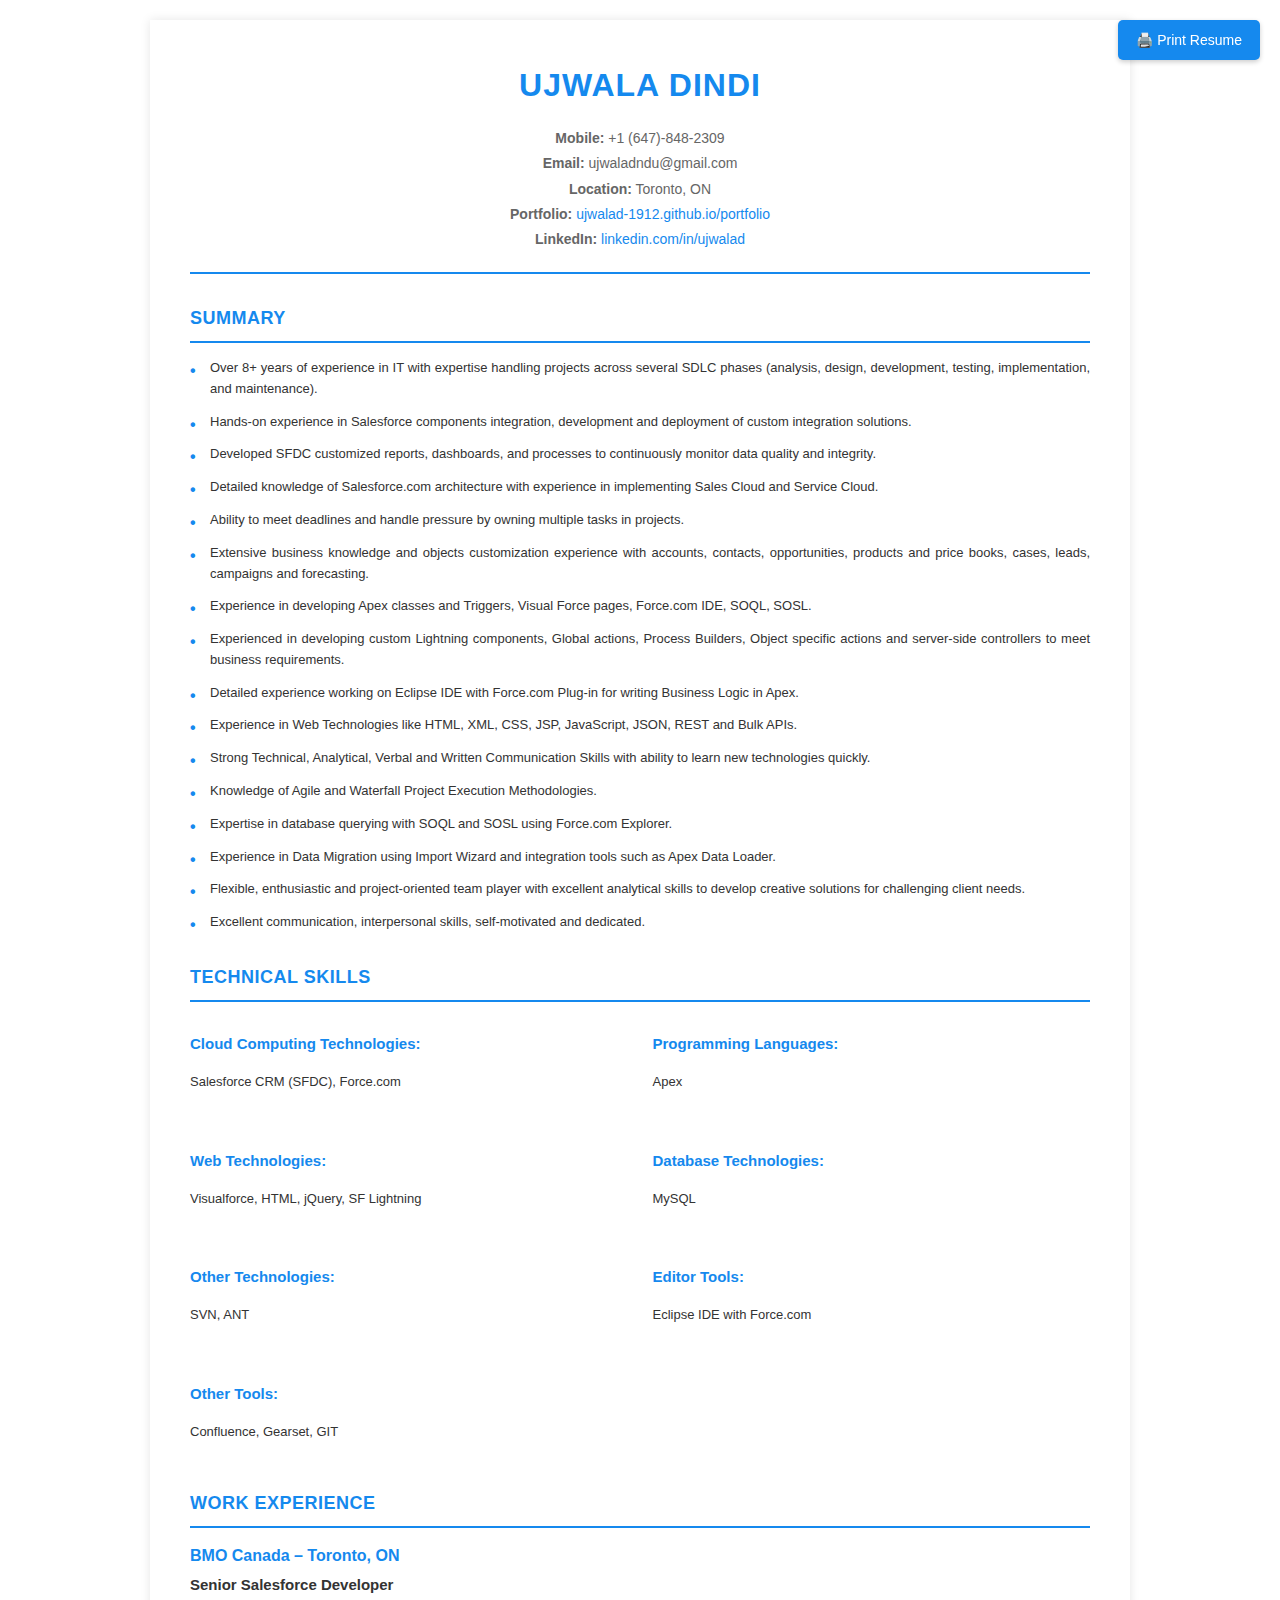
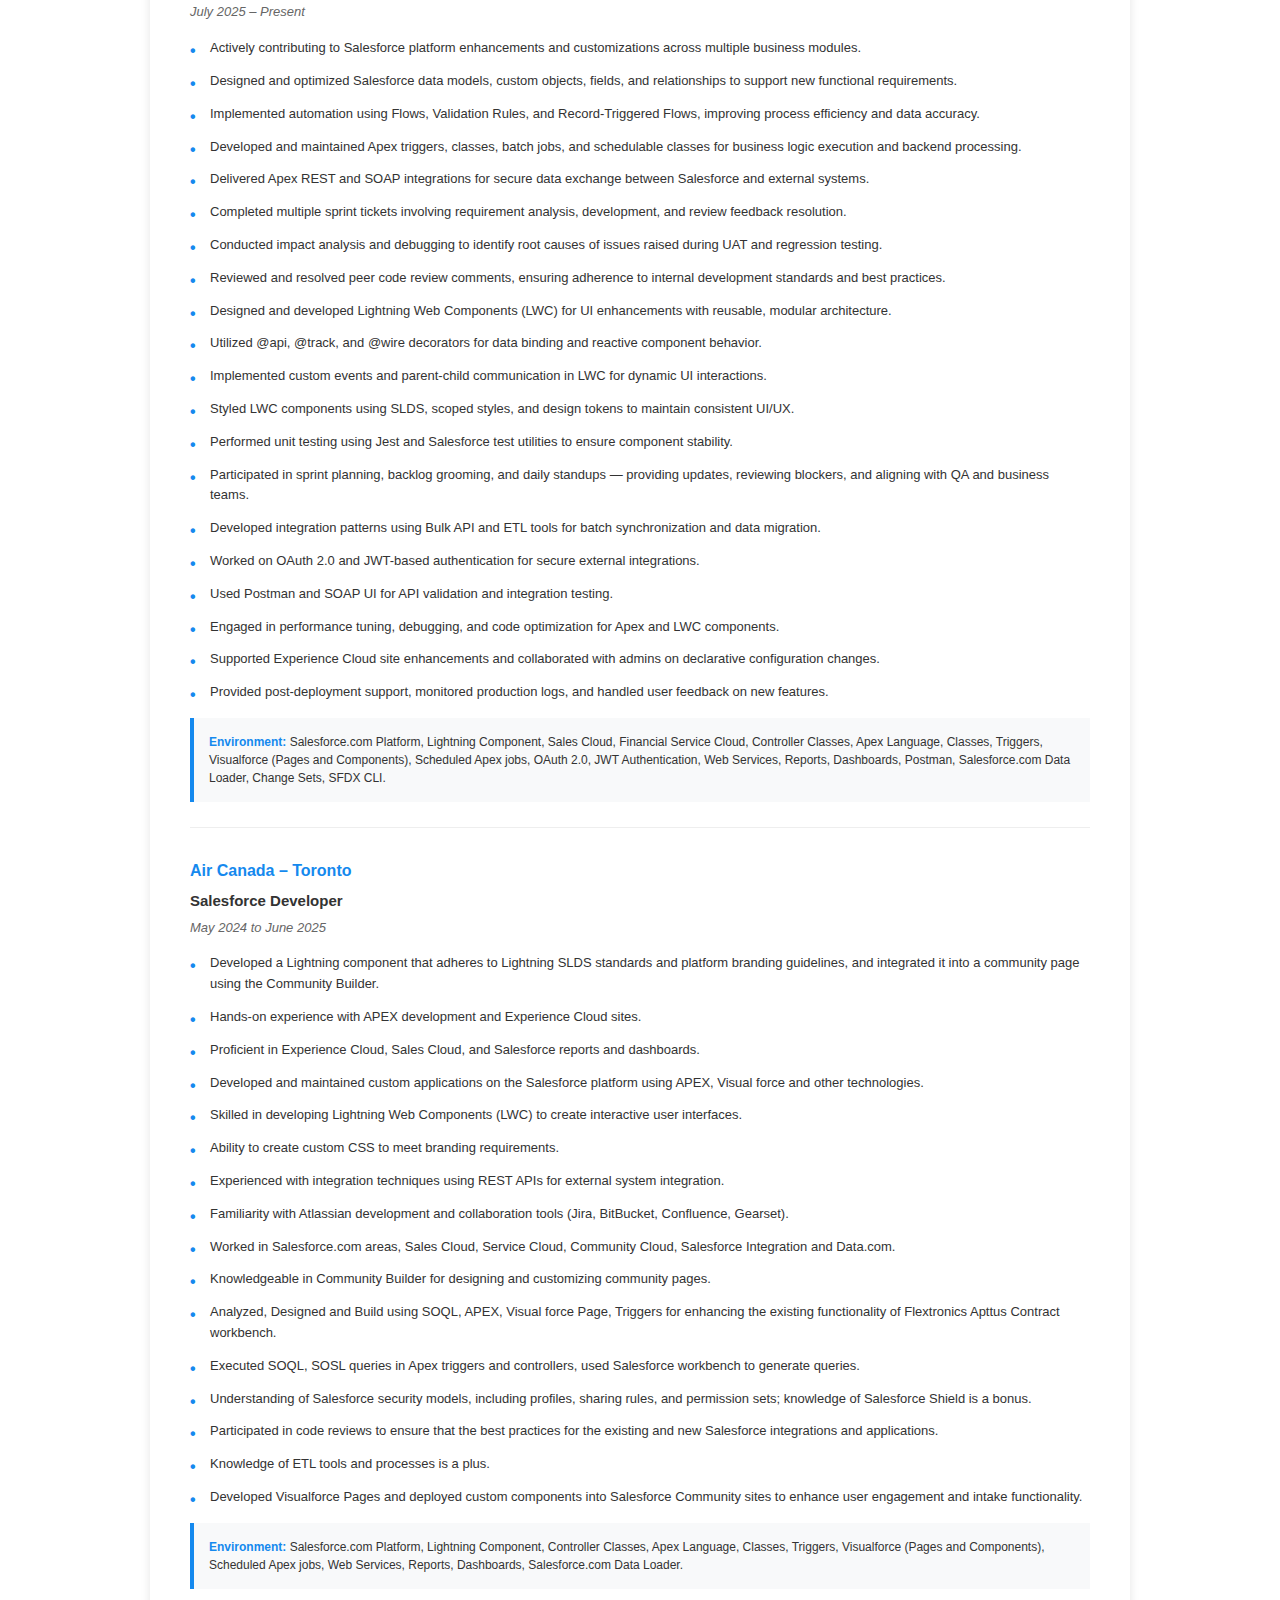
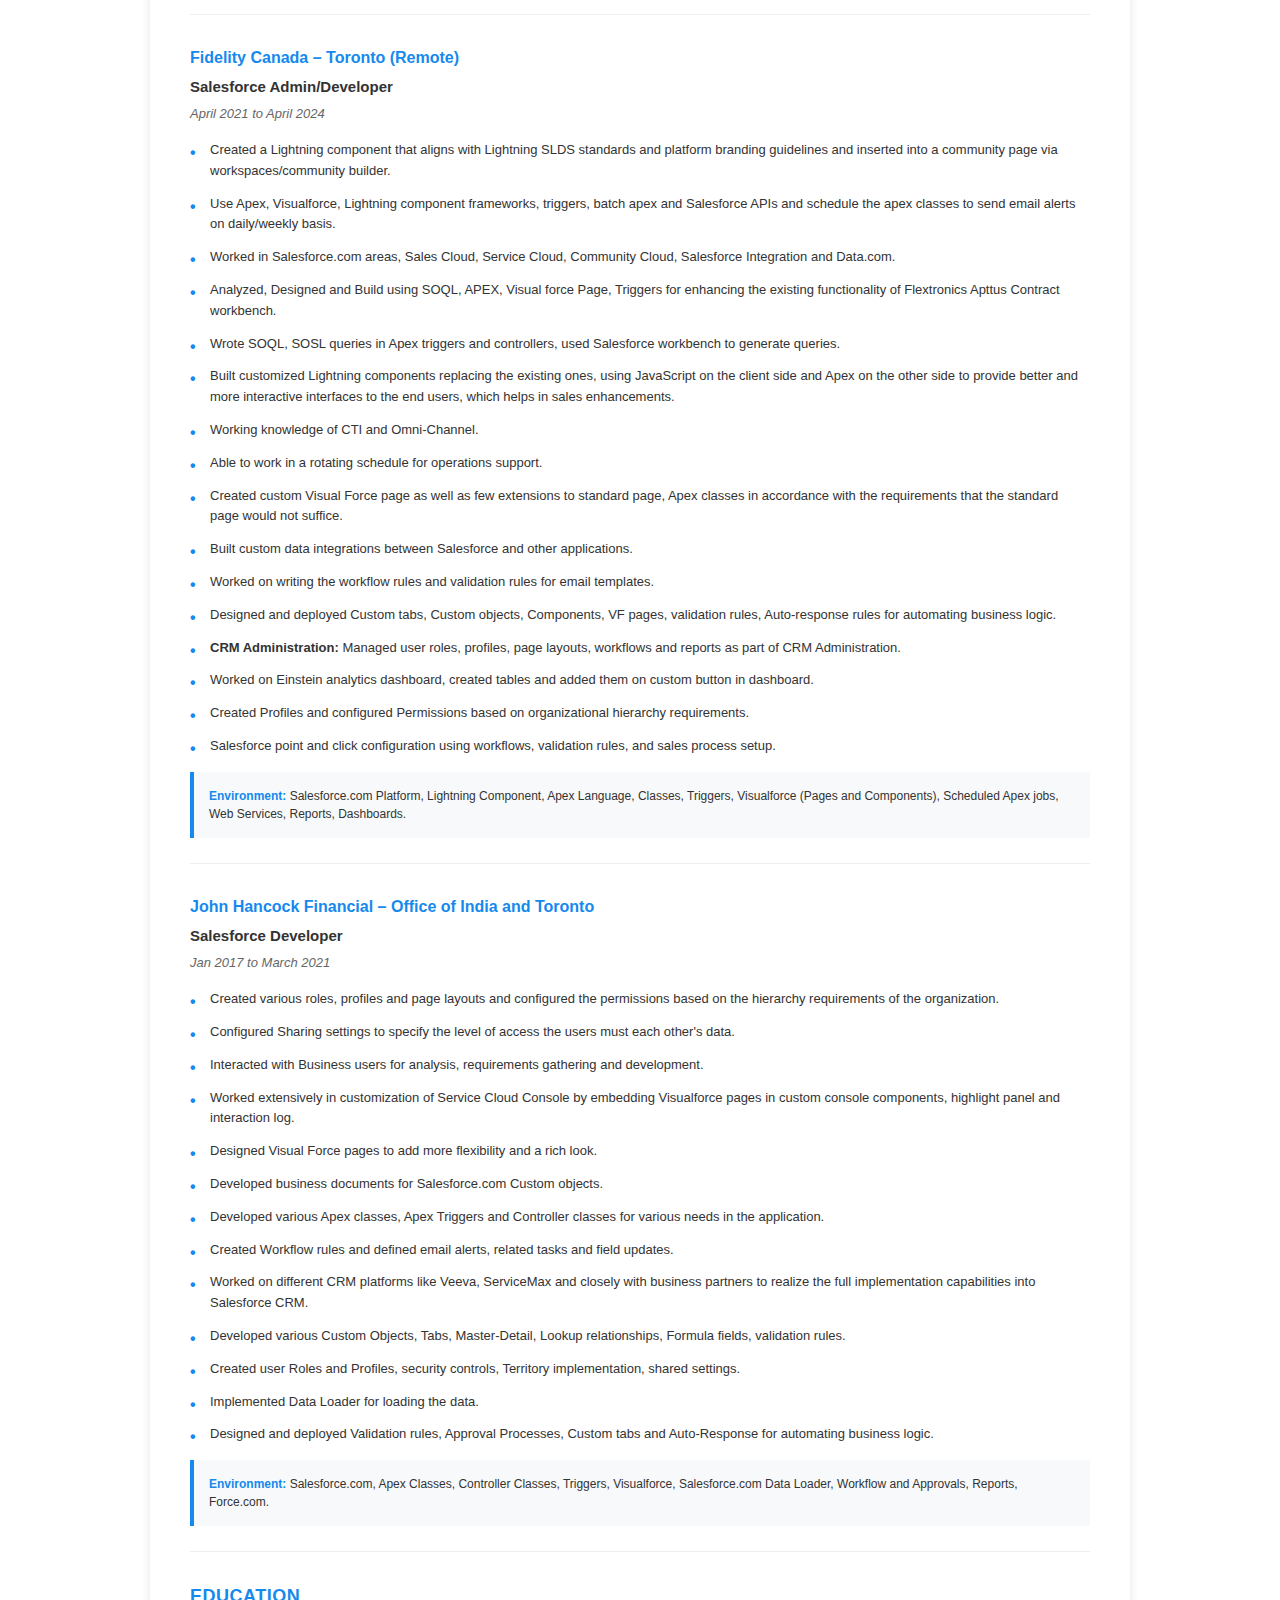
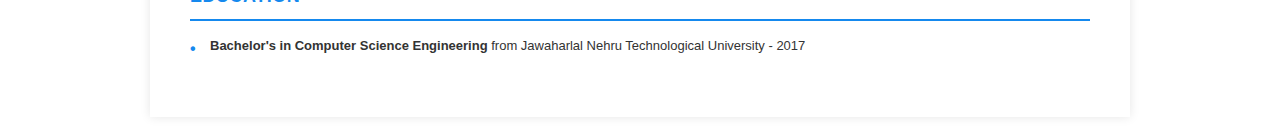
<file: resume-full.html>
<!DOCTYPE html>
<html lang="en">

<head>
    <meta charset="UTF-8">
    <meta name="viewport" content="width=device-width, initial-scale=1.0">
    <title>Ujwala Dindi - Resume</title>
    <style>
        body {
            font-family: 'Arial', sans-serif;
            line-height: 1.6;
            margin: 0;
            padding: 20px;
            background: white;
            color: #333;
            font-size: 13px;
        }

        .resume-container {
            max-width: 900px;
            margin: 0 auto;
            background: white;
            padding: 40px;
            box-shadow: 0 0 10px rgba(0, 0, 0, 0.1);
        }

        .header {
            text-align: center;
            margin-bottom: 30px;
            padding-bottom: 20px;
            border-bottom: 2px solid #1589EE;
        }

        .name {
            font-size: 32px;
            font-weight: bold;
            color: #1589EE;
            margin-bottom: 15px;
            letter-spacing: 1px;
        }

        .contact-info {
            font-size: 14px;
            color: #666;
            line-height: 1.8;
        }

        .contact-info a {
            color: #1589EE;
            text-decoration: none;
        }

        .contact-info a:hover {
            text-decoration: underline;
        }

        .section-title {
            font-size: 18px;
            font-weight: bold;
            color: #1589EE;
            margin: 30px 0 15px 0;
            padding-bottom: 8px;
            border-bottom: 2px solid #1589EE;
            text-transform: uppercase;
            letter-spacing: 0.5px;
        }

        .summary-text {
            text-align: justify;
            margin-bottom: 20px;
            line-height: 1.7;
        }

        .bullet-point {
            margin-bottom: 12px;
            padding-left: 20px;
            position: relative;
            line-height: 1.6;
        }

        .bullet-point::before {
            content: "•";
            position: absolute;
            left: 0;
            color: #1589EE;
            font-weight: bold;
            font-size: 16px;
        }

        .skills-grid {
            display: grid;
            grid-template-columns: repeat(auto-fit, minmax(300px, 1fr));
            gap: 25px;
            margin-bottom: 25px;
        }

        .skills-category h3 {
            font-size: 15px;
            font-weight: bold;
            color: #1589EE;
            margin-bottom: 10px;
        }

        .skills-list {
            list-style: none;
            padding: 0;
            line-height: 1.6;
        }

        .skills-list li {
            padding: 3px 0;
            font-size: 13px;
        }

        .job-section {
            margin-bottom: 30px;
            padding-bottom: 25px;
            border-bottom: 1px solid #eee;
        }

        .job-header {
            margin-bottom: 15px;
        }

        .company-name {
            font-size: 16px;
            font-weight: bold;
            color: #1589EE;
            margin-bottom: 5px;
        }

        .job-title {
            font-weight: bold;
            color: #333;
            font-size: 15px;
            margin-bottom: 5px;
        }

        .job-duration {
            color: #666;
            font-size: 13px;
            margin-bottom: 15px;
            font-style: italic;
        }

        .environment {
            margin-top: 15px;
            padding: 15px;
            background: #f8f9fa;
            border-left: 4px solid #1589EE;
            font-size: 12px;
            line-height: 1.5;
        }

        .environment strong {
            color: #1589EE;
        }

        .print-btn {
            position: fixed;
            top: 20px;
            right: 20px;
            background: #1589EE;
            color: white;
            border: none;
            padding: 12px 18px;
            border-radius: 5px;
            cursor: pointer;
            font-size: 14px;
            z-index: 1000;
            box-shadow: 0 2px 5px rgba(0, 0, 0, 0.2);
        }

        .print-btn:hover {
            background: #0176D3;
        }

        @media print {
            body {
                margin: 0;
                padding: 0;
                font-size: 12px;
            }

            .resume-container {
                box-shadow: none;
                padding: 20px;
                margin: 0;
                max-width: none;
            }

            .print-btn {
                display: none;
            }

            .job-section {
                page-break-inside: avoid;
            }

            .section-title {
                page-break-after: avoid;
            }
        }

        @media screen and (max-width: 768px) {
            .skills-grid {
                grid-template-columns: 1fr;
            }

            body {
                padding: 15px;
                font-size: 12px;
            }

            .resume-container {
                padding: 25px;
            }

            .name {
                font-size: 28px;
            }
        }
    </style>
</head>

<body>
    <button class="print-btn" onclick="window.print()">🖨️ Print Resume</button>

    <div class="resume-container">
        <div class="header">
            <div class="name">UJWALA DINDI</div>
            <div class="contact-info">
                <strong>Mobile:</strong> +1 (647)-848-2309<br>
                <strong>Email:</strong> ujwaladndu@gmail.com<br>
                <strong>Location:</strong> Toronto, ON<br>
                <strong>Portfolio:</strong> <a href="https://ujwalad-1912.github.io/portfolio/">ujwalad-1912.github.io/portfolio</a><br>
                <strong>LinkedIn:</strong> <a href="https://linkedin.com/in/ujwalad">linkedin.com/in/ujwalad</a>
            </div>
        </div>

        <div class="section-title">SUMMARY</div>
        <div class="summary-text">
            <div class="bullet-point">Over 8+ years of experience in IT with expertise handling projects across several SDLC phases (analysis, design, development, testing, implementation, and maintenance).</div>
            <div class="bullet-point">Hands-on experience in Salesforce components integration, development and deployment of custom integration solutions.</div>
            <div class="bullet-point">Developed SFDC customized reports, dashboards, and processes to continuously monitor data quality and integrity.</div>
            <div class="bullet-point">Detailed knowledge of Salesforce.com architecture with experience in implementing Sales Cloud and Service Cloud.</div>
            <div class="bullet-point">Ability to meet deadlines and handle pressure by owning multiple tasks in projects.</div>
            <div class="bullet-point">Extensive business knowledge and objects customization experience with accounts, contacts, opportunities, products and price books, cases, leads, campaigns and forecasting.</div>
            <div class="bullet-point">Experience in developing Apex classes and Triggers, Visual Force pages, Force.com IDE, SOQL, SOSL.</div>
            <div class="bullet-point">Experienced in developing custom Lightning components, Global actions, Process Builders, Object specific actions and server-side controllers to meet business requirements.</div>
            <div class="bullet-point">Detailed experience working on Eclipse IDE with Force.com Plug-in for writing Business Logic in Apex.</div>
            <div class="bullet-point">Experience in Web Technologies like HTML, XML, CSS, JSP, JavaScript, JSON, REST and Bulk APIs.</div>
            <div class="bullet-point">Strong Technical, Analytical, Verbal and Written Communication Skills with ability to learn new technologies quickly.</div>
            <div class="bullet-point">Knowledge of Agile and Waterfall Project Execution Methodologies.</div>
            <div class="bullet-point">Expertise in database querying with SOQL and SOSL using Force.com Explorer.</div>
            <div class="bullet-point">Experience in Data Migration using Import Wizard and integration tools such as Apex Data Loader.</div>
            <div class="bullet-point">Flexible, enthusiastic and project-oriented team player with excellent analytical skills to develop creative solutions for challenging client needs.</div>
            <div class="bullet-point">Excellent communication, interpersonal skills, self-motivated and dedicated.</div>
        </div>

        <div class="section-title">TECHNICAL SKILLS</div>
        <div class="skills-grid">
            <div class="skills-category">
                <h3>Cloud Computing Technologies:</h3>
                <ul class="skills-list">
                    <li>Salesforce CRM (SFDC), Force.com</li>
                </ul>
            </div>
            <div class="skills-category">
                <h3>Programming Languages:</h3>
                <ul class="skills-list">
                    <li>Apex</li>
                </ul>
            </div>
            <div class="skills-category">
                <h3>Web Technologies:</h3>
                <ul class="skills-list">
                    <li>Visualforce, HTML, jQuery, SF Lightning</li>
                </ul>
            </div>
            <div class="skills-category">
                <h3>Database Technologies:</h3>
                <ul class="skills-list">
                    <li>MySQL</li>
                </ul>
            </div>
            <div class="skills-category">
                <h3>Other Technologies:</h3>
                <ul class="skills-list">
                    <li>SVN, ANT</li>
                </ul>
            </div>
            <div class="skills-category">
                <h3>Editor Tools:</h3>
                <ul class="skills-list">
                    <li>Eclipse IDE with Force.com</li>
                </ul>
            </div>
            <div class="skills-category">
                <h3>Other Tools:</h3>
                <ul class="skills-list">
                    <li>Confluence, Gearset, GIT</li>
                </ul>
            </div>
        </div>

        <div class="section-title">WORK EXPERIENCE</div>
        
        <div class="job-section">
            <div class="job-header">
                <div class="company-name">BMO Canada – Toronto, ON</div>
                <div class="job-title">Senior Salesforce Developer</div>
                <div class="job-duration">July 2025 – Present</div>
            </div>
            <div class="bullet-point">Actively contributing to Salesforce platform enhancements and customizations across multiple business modules.</div>
            <div class="bullet-point">Designed and optimized Salesforce data models, custom objects, fields, and relationships to support new functional requirements.</div>
            <div class="bullet-point">Implemented automation using Flows, Validation Rules, and Record-Triggered Flows, improving process efficiency and data accuracy.</div>
            <div class="bullet-point">Developed and maintained Apex triggers, classes, batch jobs, and schedulable classes for business logic execution and backend processing.</div>
            <div class="bullet-point">Delivered Apex REST and SOAP integrations for secure data exchange between Salesforce and external systems.</div>
            <div class="bullet-point">Completed multiple sprint tickets involving requirement analysis, development, and review feedback resolution.</div>
            <div class="bullet-point">Conducted impact analysis and debugging to identify root causes of issues raised during UAT and regression testing.</div>
            <div class="bullet-point">Reviewed and resolved peer code review comments, ensuring adherence to internal development standards and best practices.</div>
            <div class="bullet-point">Designed and developed Lightning Web Components (LWC) for UI enhancements with reusable, modular architecture.</div>
            <div class="bullet-point">Utilized @api, @track, and @wire decorators for data binding and reactive component behavior.</div>
            <div class="bullet-point">Implemented custom events and parent-child communication in LWC for dynamic UI interactions.</div>
            <div class="bullet-point">Styled LWC components using SLDS, scoped styles, and design tokens to maintain consistent UI/UX.</div>
            <div class="bullet-point">Performed unit testing using Jest and Salesforce test utilities to ensure component stability.</div>
            <div class="bullet-point">Participated in sprint planning, backlog grooming, and daily standups — providing updates, reviewing blockers, and aligning with QA and business teams.</div>
            <div class="bullet-point">Developed integration patterns using Bulk API and ETL tools for batch synchronization and data migration.</div>
            <div class="bullet-point">Worked on OAuth 2.0 and JWT-based authentication for secure external integrations.</div>
            <div class="bullet-point">Used Postman and SOAP UI for API validation and integration testing.</div>
            <div class="bullet-point">Engaged in performance tuning, debugging, and code optimization for Apex and LWC components.</div>
            <div class="bullet-point">Supported Experience Cloud site enhancements and collaborated with admins on declarative configuration changes.</div>
            <div class="bullet-point">Provided post-deployment support, monitored production logs, and handled user feedback on new features.</div>
            <div class="environment">
                <strong>Environment:</strong> Salesforce.com Platform, Lightning Component, Sales Cloud, Financial Service Cloud, Controller Classes, Apex Language, Classes, Triggers, Visualforce (Pages and Components), Scheduled Apex jobs, OAuth 2.0, JWT Authentication, Web Services, Reports, Dashboards, Postman, Salesforce.com Data Loader, Change Sets, SFDX CLI.
            </div>
        </div>

        <div class="job-section">
            <div class="job-header">
                <div class="company-name">Air Canada – Toronto</div>
                <div class="job-title">Salesforce Developer</div>
                <div class="job-duration">May 2024 to June 2025</div>
            </div>
            <div class="bullet-point">Developed a Lightning component that adheres to Lightning SLDS standards and platform branding guidelines, and integrated it into a community page using the Community Builder.</div>
            <div class="bullet-point">Hands-on experience with APEX development and Experience Cloud sites.</div>
            <div class="bullet-point">Proficient in Experience Cloud, Sales Cloud, and Salesforce reports and dashboards.</div>
            <div class="bullet-point">Developed and maintained custom applications on the Salesforce platform using APEX, Visual force and other technologies.</div>
            <div class="bullet-point">Skilled in developing Lightning Web Components (LWC) to create interactive user interfaces.</div>
            <div class="bullet-point">Ability to create custom CSS to meet branding requirements.</div>
            <div class="bullet-point">Experienced with integration techniques using REST APIs for external system integration.</div>
            <div class="bullet-point">Familiarity with Atlassian development and collaboration tools (Jira, BitBucket, Confluence, Gearset).</div>
            <div class="bullet-point">Worked in Salesforce.com areas, Sales Cloud, Service Cloud, Community Cloud, Salesforce Integration and Data.com.</div>
            <div class="bullet-point">Knowledgeable in Community Builder for designing and customizing community pages.</div>
            <div class="bullet-point">Analyzed, Designed and Build using SOQL, APEX, Visual force Page, Triggers for enhancing the existing functionality of Flextronics Apttus Contract workbench.</div>
            <div class="bullet-point">Executed SOQL, SOSL queries in Apex triggers and controllers, used Salesforce workbench to generate queries.</div>
            <div class="bullet-point">Understanding of Salesforce security models, including profiles, sharing rules, and permission sets; knowledge of Salesforce Shield is a bonus.</div>
            <div class="bullet-point">Participated in code reviews to ensure that the best practices for the existing and new Salesforce integrations and applications.</div>
            <div class="bullet-point">Knowledge of ETL tools and processes is a plus.</div>
            <div class="bullet-point">Developed Visualforce Pages and deployed custom components into Salesforce Community sites to enhance user engagement and intake functionality.</div>
            <div class="environment">
                <strong>Environment:</strong> Salesforce.com Platform, Lightning Component, Controller Classes, Apex Language, Classes, Triggers, Visualforce (Pages and Components), Scheduled Apex jobs, Web Services, Reports, Dashboards, Salesforce.com Data Loader.
            </div>
        </div>

        <div class="job-section">
            <div class="job-header">
                <div class="company-name">Fidelity Canada – Toronto (Remote)</div>
                <div class="job-title">Salesforce Admin/Developer</div>
                <div class="job-duration">April 2021 to April 2024</div>
            </div>
            <div class="bullet-point">Created a Lightning component that aligns with Lightning SLDS standards and platform branding guidelines and inserted into a community page via workspaces/community builder.</div>
            <div class="bullet-point">Use Apex, Visualforce, Lightning component frameworks, triggers, batch apex and Salesforce APIs and schedule the apex classes to send email alerts on daily/weekly basis.</div>
            <div class="bullet-point">Worked in Salesforce.com areas, Sales Cloud, Service Cloud, Community Cloud, Salesforce Integration and Data.com.</div>
            <div class="bullet-point">Analyzed, Designed and Build using SOQL, APEX, Visual force Page, Triggers for enhancing the existing functionality of Flextronics Apttus Contract workbench.</div>
            <div class="bullet-point">Wrote SOQL, SOSL queries in Apex triggers and controllers, used Salesforce workbench to generate queries.</div>
            <div class="bullet-point">Built customized Lightning components replacing the existing ones, using JavaScript on the client side and Apex on the other side to provide better and more interactive interfaces to the end users, which helps in sales enhancements.</div>
            <div class="bullet-point">Working knowledge of CTI and Omni-Channel.</div>
            <div class="bullet-point">Able to work in a rotating schedule for operations support.</div>
            <div class="bullet-point">Created custom Visual Force page as well as few extensions to standard page, Apex classes in accordance with the requirements that the standard page would not suffice.</div>
            <div class="bullet-point">Built custom data integrations between Salesforce and other applications.</div>
            <div class="bullet-point">Worked on writing the workflow rules and validation rules for email templates.</div>
            <div class="bullet-point">Designed and deployed Custom tabs, Custom objects, Components, VF pages, validation rules, Auto-response rules for automating business logic.</div>
            <div class="bullet-point"><strong>CRM Administration:</strong> Managed user roles, profiles, page layouts, workflows and reports as part of CRM Administration.</div>
            <div class="bullet-point">Worked on Einstein analytics dashboard, created tables and added them on custom button in dashboard.</div>
            <div class="bullet-point">Created Profiles and configured Permissions based on organizational hierarchy requirements.</div>
            <div class="bullet-point">Salesforce point and click configuration using workflows, validation rules, and sales process setup.</div>
            <div class="environment">
                <strong>Environment:</strong> Salesforce.com Platform, Lightning Component, Apex Language, Classes, Triggers, Visualforce (Pages and Components), Scheduled Apex jobs, Web Services, Reports, Dashboards.
            </div>
        </div>

        <div class="job-section">
            <div class="job-header">
                <div class="company-name">John Hancock Financial – Office of India and Toronto</div>
                <div class="job-title">Salesforce Developer</div>
                <div class="job-duration">Jan 2017 to March 2021</div>
            </div>
            <div class="bullet-point">Created various roles, profiles and page layouts and configured the permissions based on the hierarchy requirements of the organization.</div>
            <div class="bullet-point">Configured Sharing settings to specify the level of access the users must each other's data.</div>
            <div class="bullet-point">Interacted with Business users for analysis, requirements gathering and development.</div>
            <div class="bullet-point">Worked extensively in customization of Service Cloud Console by embedding Visualforce pages in custom console components, highlight panel and interaction log.</div>
            <div class="bullet-point">Designed Visual Force pages to add more flexibility and a rich look.</div>
            <div class="bullet-point">Developed business documents for Salesforce.com Custom objects.</div>
            <div class="bullet-point">Developed various Apex classes, Apex Triggers and Controller classes for various needs in the application.</div>
            <div class="bullet-point">Created Workflow rules and defined email alerts, related tasks and field updates.</div>
            <div class="bullet-point">Worked on different CRM platforms like Veeva, ServiceMax and closely with business partners to realize the full implementation capabilities into Salesforce CRM.</div>
            <div class="bullet-point">Developed various Custom Objects, Tabs, Master-Detail, Lookup relationships, Formula fields, validation rules.</div>
            <div class="bullet-point">Created user Roles and Profiles, security controls, Territory implementation, shared settings.</div>
            <div class="bullet-point">Implemented Data Loader for loading the data.</div>
            <div class="bullet-point">Designed and deployed Validation rules, Approval Processes, Custom tabs and Auto-Response for automating business logic.</div>
            <div class="environment">
                <strong>Environment:</strong> Salesforce.com, Apex Classes, Controller Classes, Triggers, Visualforce, Salesforce.com Data Loader, Workflow and Approvals, Reports, Force.com.
            </div>
        </div>

        <div class="section-title">EDUCATION</div>
        <div class="summary-text">
            <div class="bullet-point"><strong>Bachelor's in Computer Science Engineering</strong> from Jawaharlal Nehru Technological University - 2017</div>
        </div>
    </div>
</body>

</html>
</file>
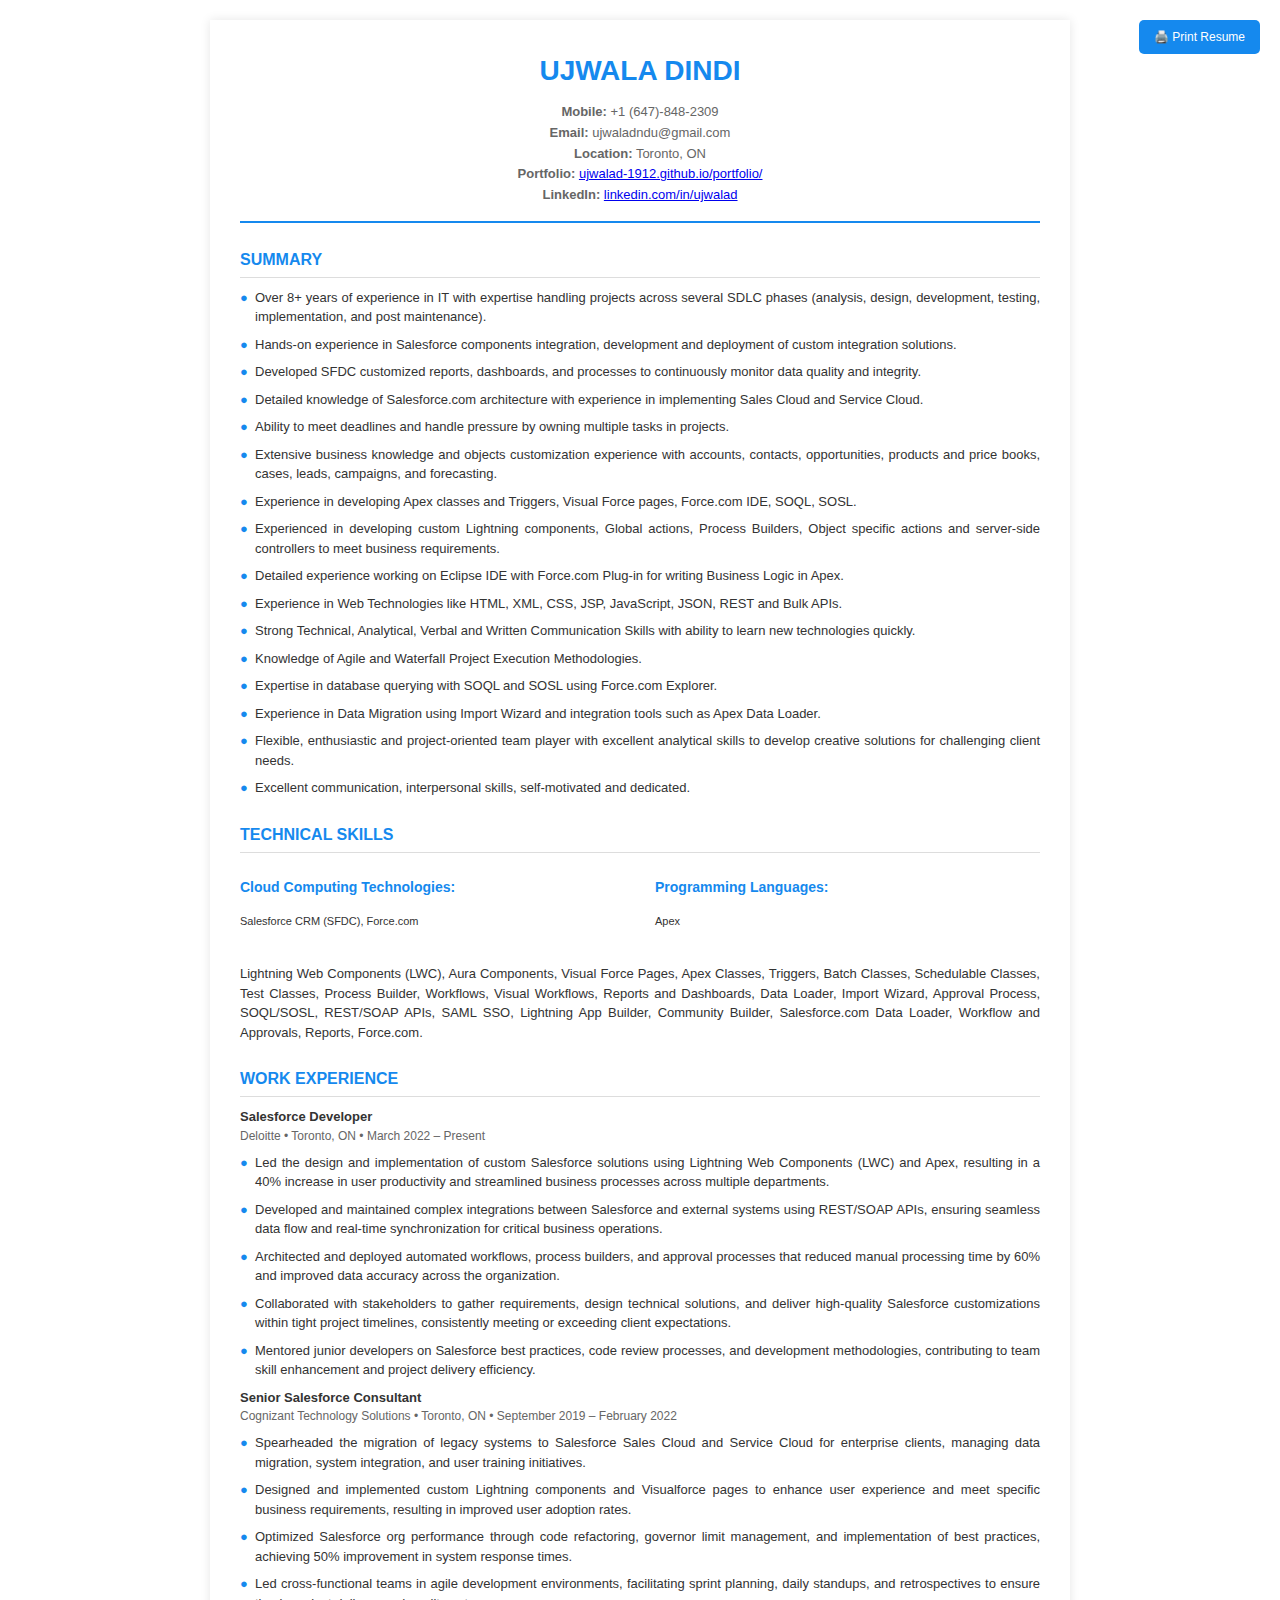
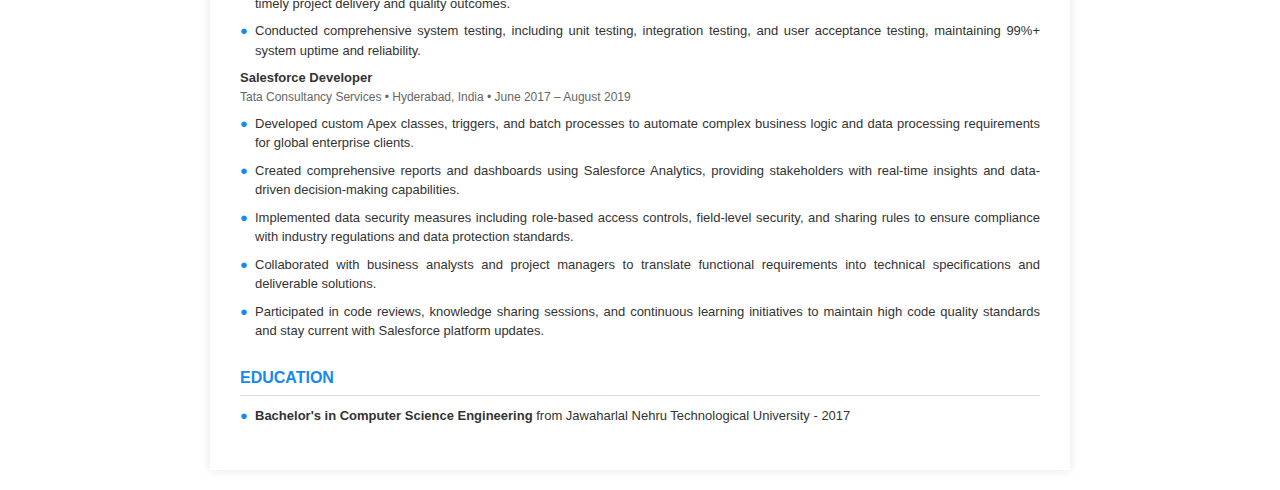
<file: resume-old.html>
<!DOCTYPE html>
<html lang="en">

<head>
    <meta charset="UTF-8">
    <meta name="viewport" content="width=device-width, initial-scale=1.0">
    <title>Ujwala Dindi - Resume</title>
    <style>
        body {
            font-family: 'Arial', sans-serif;
            line-height: 1.5;
            margin: 0;
            padding: 20px;
            background: white;
            color: #333;
            font-size: 13px;
        }

        .resume-container {
            max-width: 800px;
            margin: 0 auto;
            background: white !important;
            padding: 30px;
            box-shadow: 0 0 10px rgba(0, 0, 0, 0.1);
        }

        .header {
            text-align: center;
            margin-bottom: 25px;
            padding-bottom: 15px;
            border-bottom: 2px solid #1589EE;
        }

        .name {
            font-size: 28px;
            font-weight: bold;
            color: #1589EE !important;
            margin-bottom: 10px;
            background: none !important;
            text-shadow: none !important;
            animation: none !important;
        }

        .contact-info {
            font-size: 13px;
            color: #666;
            line-height: 1.6;
        }

        .section-title {
            font-size: 16px !important;
            font-weight: bold !important;
            color: #1589EE !important;
            margin: 25px 0 10px 0 !important;
            padding: 0 0 5px 0 !important;
            border-bottom: 1px solid #ddd !important;
            text-transform: uppercase !important;
            text-align: left !important;
            background: none !important;
            text-shadow: none !important;
            animation: none !important;
            display: block !important;
        }

        .summary-text,
        .experience-text {
            text-align: justify;
            margin-bottom: 15px;
            line-height: 1.5;
        }

        .bullet-point {
            margin-bottom: 8px;
            padding-left: 15px;
            position: relative;
        }

        .bullet-point::before {
            content: "●";
            position: absolute;
            left: 0;
            color: #1589EE;
            font-weight: bold;
        }

        .skills-grid {
            display: grid;
            grid-template-columns: 1fr 1fr;
            gap: 30px;
            margin-bottom: 20px;
        }

        .skills-category h3 {
            font-size: 14px !important;
            font-weight: bold !important;
            color: #1589EE !important;
            margin-bottom: 10px !important;
            background: none !important;
            text-shadow: none !important;
            animation: none !important;
        }

        .skills-list {
            list-style: none;
            padding: 0;
        }

        .skills-list li {
            padding: 2px 0;
            font-size: 11px;
        }

        .job-header {
            margin-bottom: 8px;
        }

        .job-title {
            font-weight: bold;
            color: #333;
            font-size: 13px;
        }

        .company-info {
            color: #666;
            font-size: 12px;
            margin-bottom: 5px;
        }

        .print-btn {
            position: fixed;
            top: 20px;
            right: 20px;
            background: #1589EE;
            color: white;
            border: none;
            padding: 10px 15px;
            border-radius: 5px;
            cursor: pointer;
            font-size: 12px;
            z-index: 1000;
        }

        .print-btn:hover {
            background: #0176D3;
        }

        @media print {
            body {
                margin: 0;
                padding: 0;
                font-size: 11px;
            }

            .resume-container {
                box-shadow: none;
                padding: 15px;
                margin: 0;
                max-width: none;
            }

            .print-btn {
                display: none;
            }

            .job-header {
                page-break-after: avoid;
            }
        }

        @media screen and (max-width: 768px) {
            .skills-grid {
                grid-template-columns: 1fr;
            }

            body {
                padding: 10px;
                font-size: 11px;
            }

            .resume-container {
                padding: 15px;
            }
        }
    </style>
</head>

<body>
    <button class="print-btn" onclick="window.print()">🖨️ Print Resume</button>

    <div class="resume-container">
        <div class="header">
            <div class="name">UJWALA DINDI</div>
            <div class="contact-info">
                <strong>Mobile:</strong> +1 (647)-848-2309<br>
                <strong>Email:</strong> ujwaladndu@gmail.com<br>
                <strong>Location:</strong> Toronto, ON<br>
                <strong>Portfolio:</strong> <a href="https://ujwalad-1912.github.io/portfolio/">ujwalad-1912.github.io/portfolio/</a><br>
                <strong>LinkedIn:</strong> <a href="https://linkedin.com/in/ujwalad">linkedin.com/in/ujwalad</a>
            </div>
        </div>

        <div class="section-title">SUMMARY</div>
        <div class="summary-text">
            <div class="bullet-point">Over 8+ years of experience in IT with expertise handling projects across several SDLC phases (analysis, design, development, testing, implementation, and post maintenance).</div>
            <div class="bullet-point">Hands-on experience in Salesforce components integration, development and deployment of custom integration solutions.</div>
            <div class="bullet-point">Developed SFDC customized reports, dashboards, and processes to continuously monitor data quality and integrity.</div>
            <div class="bullet-point">Detailed knowledge of Salesforce.com architecture with experience in implementing Sales Cloud and Service Cloud.</div>
            <div class="bullet-point">Ability to meet deadlines and handle pressure by owning multiple tasks in projects.</div>
            <div class="bullet-point">Extensive business knowledge and objects customization experience with accounts, contacts, opportunities, products and price books, cases, leads, campaigns, and forecasting.</div>
            <div class="bullet-point">Experience in developing Apex classes and Triggers, Visual Force pages, Force.com IDE, SOQL, SOSL.</div>
            <div class="bullet-point">Experienced in developing custom Lightning components, Global actions, Process Builders, Object specific actions and server-side controllers to meet business requirements.</div>
            <div class="bullet-point">Detailed experience working on Eclipse IDE with Force.com Plug-in for writing Business Logic in Apex.</div>
            <div class="bullet-point">Experience in Web Technologies like HTML, XML, CSS, JSP, JavaScript, JSON, REST and Bulk APIs.</div>
            <div class="bullet-point">Strong Technical, Analytical, Verbal and Written Communication Skills with ability to learn new technologies quickly.</div>
            <div class="bullet-point">Knowledge of Agile and Waterfall Project Execution Methodologies.</div>
            <div class="bullet-point">Expertise in database querying with SOQL and SOSL using Force.com Explorer.</div>
            <div class="bullet-point">Experience in Data Migration using Import Wizard and integration tools such as Apex Data Loader.</div>
            <div class="bullet-point">Flexible, enthusiastic and project-oriented team player with excellent analytical skills to develop creative solutions for challenging client needs.</div>
            <div class="bullet-point">Excellent communication, interpersonal skills, self-motivated and dedicated.</div>
        </div>

        <div class="section-title">TECHNICAL SKILLS</div>
        <div class="skills-grid">
            <div class="skills-category">
                <h3>Cloud Computing Technologies:</h3>
                <ul class="skills-list">
                    <li>Salesforce CRM (SFDC), Force.com</li>
                </ul>
            </div>
            <div class="skills-category">
                <h3>Programming Languages:</h3>
                <ul class="skills-list">
                    <li>Apex</li>
                </ul>
            </div>
        </div>
        <div class="experience-text">
            Lightning Web Components (LWC), Aura Components, Visual Force Pages, Apex Classes, Triggers, Batch Classes, Schedulable Classes, Test Classes, Process Builder, Workflows, Visual Workflows, Reports and Dashboards, Data Loader, Import Wizard, Approval Process, SOQL/SOSL, REST/SOAP APIs, SAML SSO, Lightning App Builder, Community Builder,
            Salesforce.com Data Loader, Workflow and Approvals, Reports, Force.com.
        </div>

        <div class="section-title">WORK EXPERIENCE</div>
        <div class="experience-text">

            <div class="job-header">
                <div class="job-title">Salesforce Developer</div>
                <div class="company-info">Deloitte • Toronto, ON • March 2022 – Present</div>
            </div>
            <div class="bullet-point">Led the design and implementation of custom Salesforce solutions using Lightning Web Components (LWC) and Apex, resulting in a 40% increase in user productivity and streamlined business processes across multiple departments.</div>
            <div class="bullet-point">Developed and maintained complex integrations between Salesforce and external systems using REST/SOAP APIs, ensuring seamless data flow and real-time synchronization for critical business operations.</div>
            <div class="bullet-point">Architected and deployed automated workflows, process builders, and approval processes that reduced manual processing time by 60% and improved data accuracy across the organization.</div>
            <div class="bullet-point">Collaborated with stakeholders to gather requirements, design technical solutions, and deliver high-quality Salesforce customizations within tight project timelines, consistently meeting or exceeding client expectations.</div>
            <div class="bullet-point">Mentored junior developers on Salesforce best practices, code review processes, and development methodologies, contributing to team skill enhancement and project delivery efficiency.</div>

            <div class="job-header">
                <div class="job-title">Senior Salesforce Consultant</div>
                <div class="company-info">Cognizant Technology Solutions • Toronto, ON • September 2019 – February 2022</div>
            </div>
            <div class="bullet-point">Spearheaded the migration of legacy systems to Salesforce Sales Cloud and Service Cloud for enterprise clients, managing data migration, system integration, and user training initiatives.</div>
            <div class="bullet-point">Designed and implemented custom Lightning components and Visualforce pages to enhance user experience and meet specific business requirements, resulting in improved user adoption rates.</div>
            <div class="bullet-point">Optimized Salesforce org performance through code refactoring, governor limit management, and implementation of best practices, achieving 50% improvement in system response times.</div>
            <div class="bullet-point">Led cross-functional teams in agile development environments, facilitating sprint planning, daily standups, and retrospectives to ensure timely project delivery and quality outcomes.</div>
            <div class="bullet-point">Conducted comprehensive system testing, including unit testing, integration testing, and user acceptance testing, maintaining 99%+ system uptime and reliability.</div>

            <div class="job-header">
                <div class="job-title">Salesforce Developer</div>
                <div class="company-info">Tata Consultancy Services • Hyderabad, India • June 2017 – August 2019</div>
            </div>
            <div class="bullet-point">Developed custom Apex classes, triggers, and batch processes to automate complex business logic and data processing requirements for global enterprise clients.</div>
            <div class="bullet-point">Created comprehensive reports and dashboards using Salesforce Analytics, providing stakeholders with real-time insights and data-driven decision-making capabilities.</div>
            <div class="bullet-point">Implemented data security measures including role-based access controls, field-level security, and sharing rules to ensure compliance with industry regulations and data protection standards.</div>
            <div class="bullet-point">Collaborated with business analysts and project managers to translate functional requirements into technical specifications and deliverable solutions.</div>
            <div class="bullet-point">Participated in code reviews, knowledge sharing sessions, and continuous learning initiatives to maintain high code quality standards and stay current with Salesforce platform updates.</div>

        </div>

        <div class="section-title">EDUCATION</div>
        <div class="experience-text">
            <div class="bullet-point"><strong>Bachelor's in Computer Science Engineering</strong> from Jawaharlal Nehru Technological University - 2017</div>
        </div>
    </div>
</body>

</html>
</file>
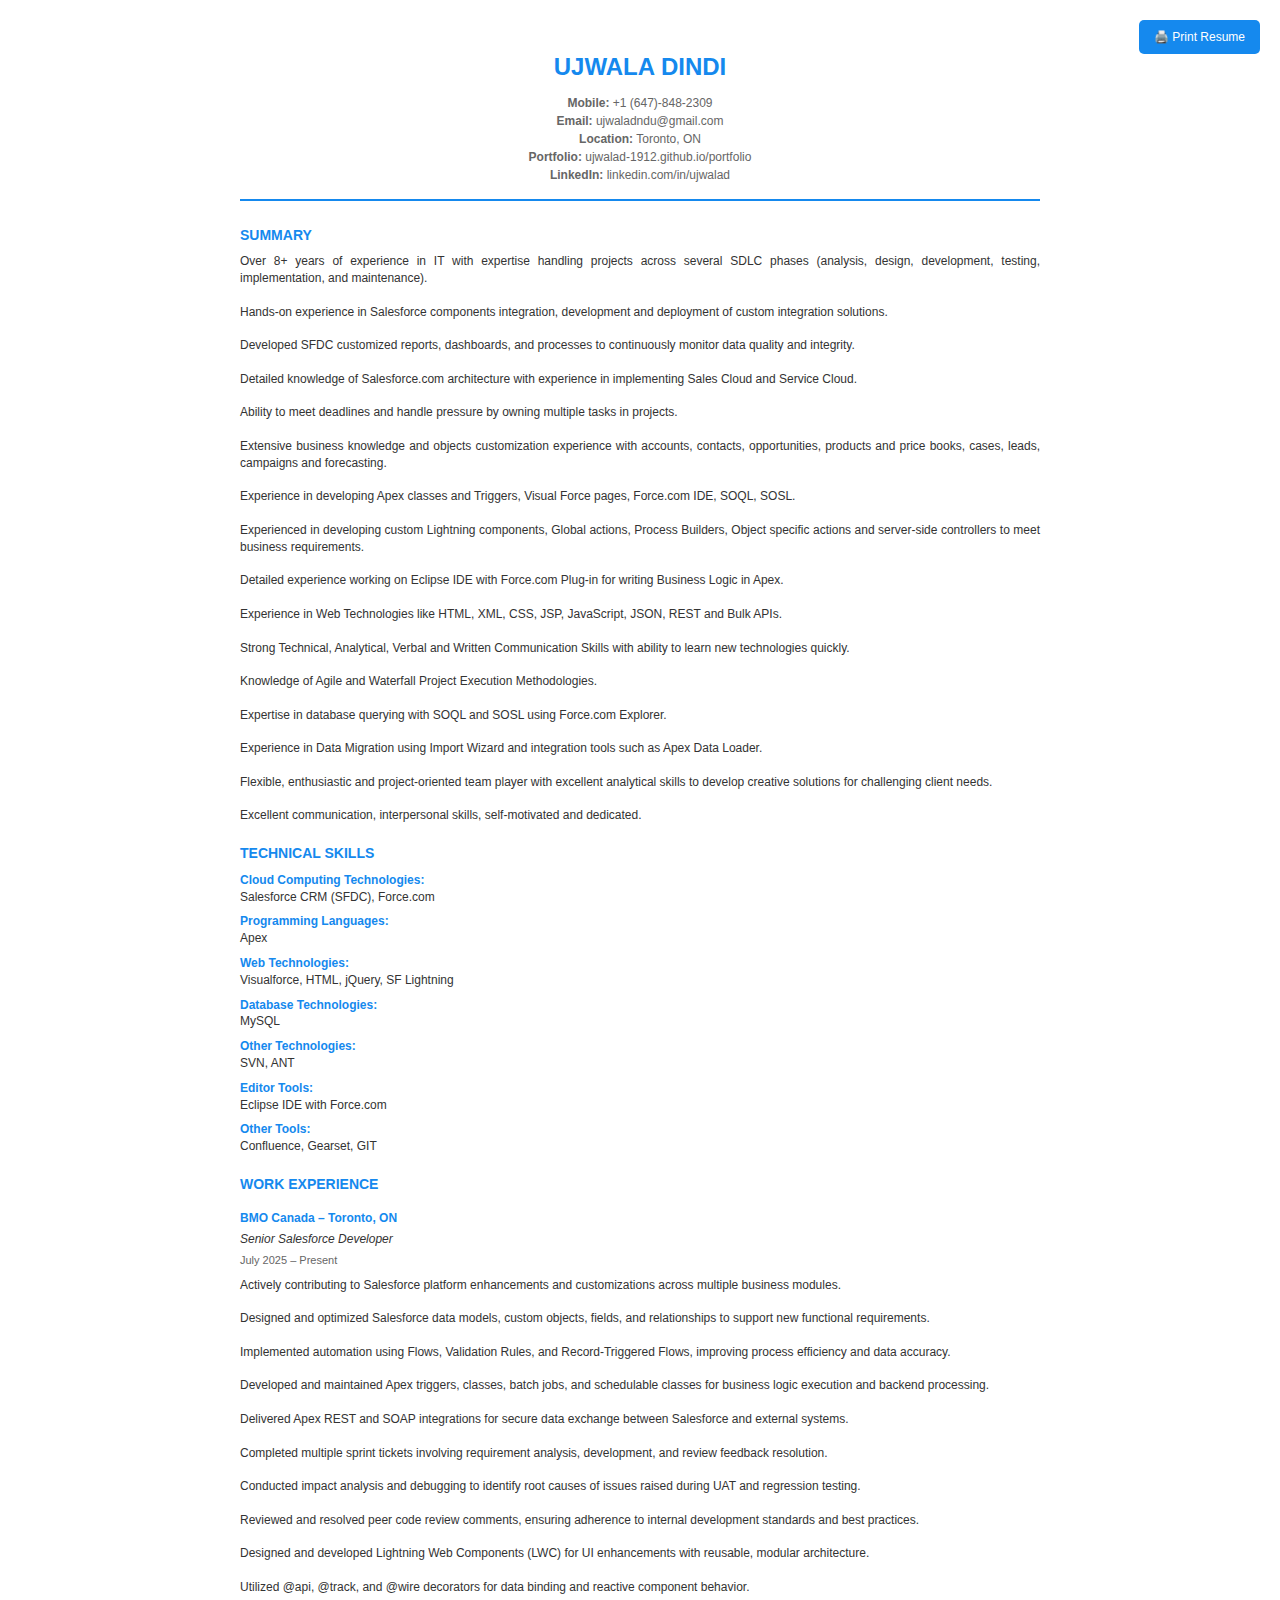
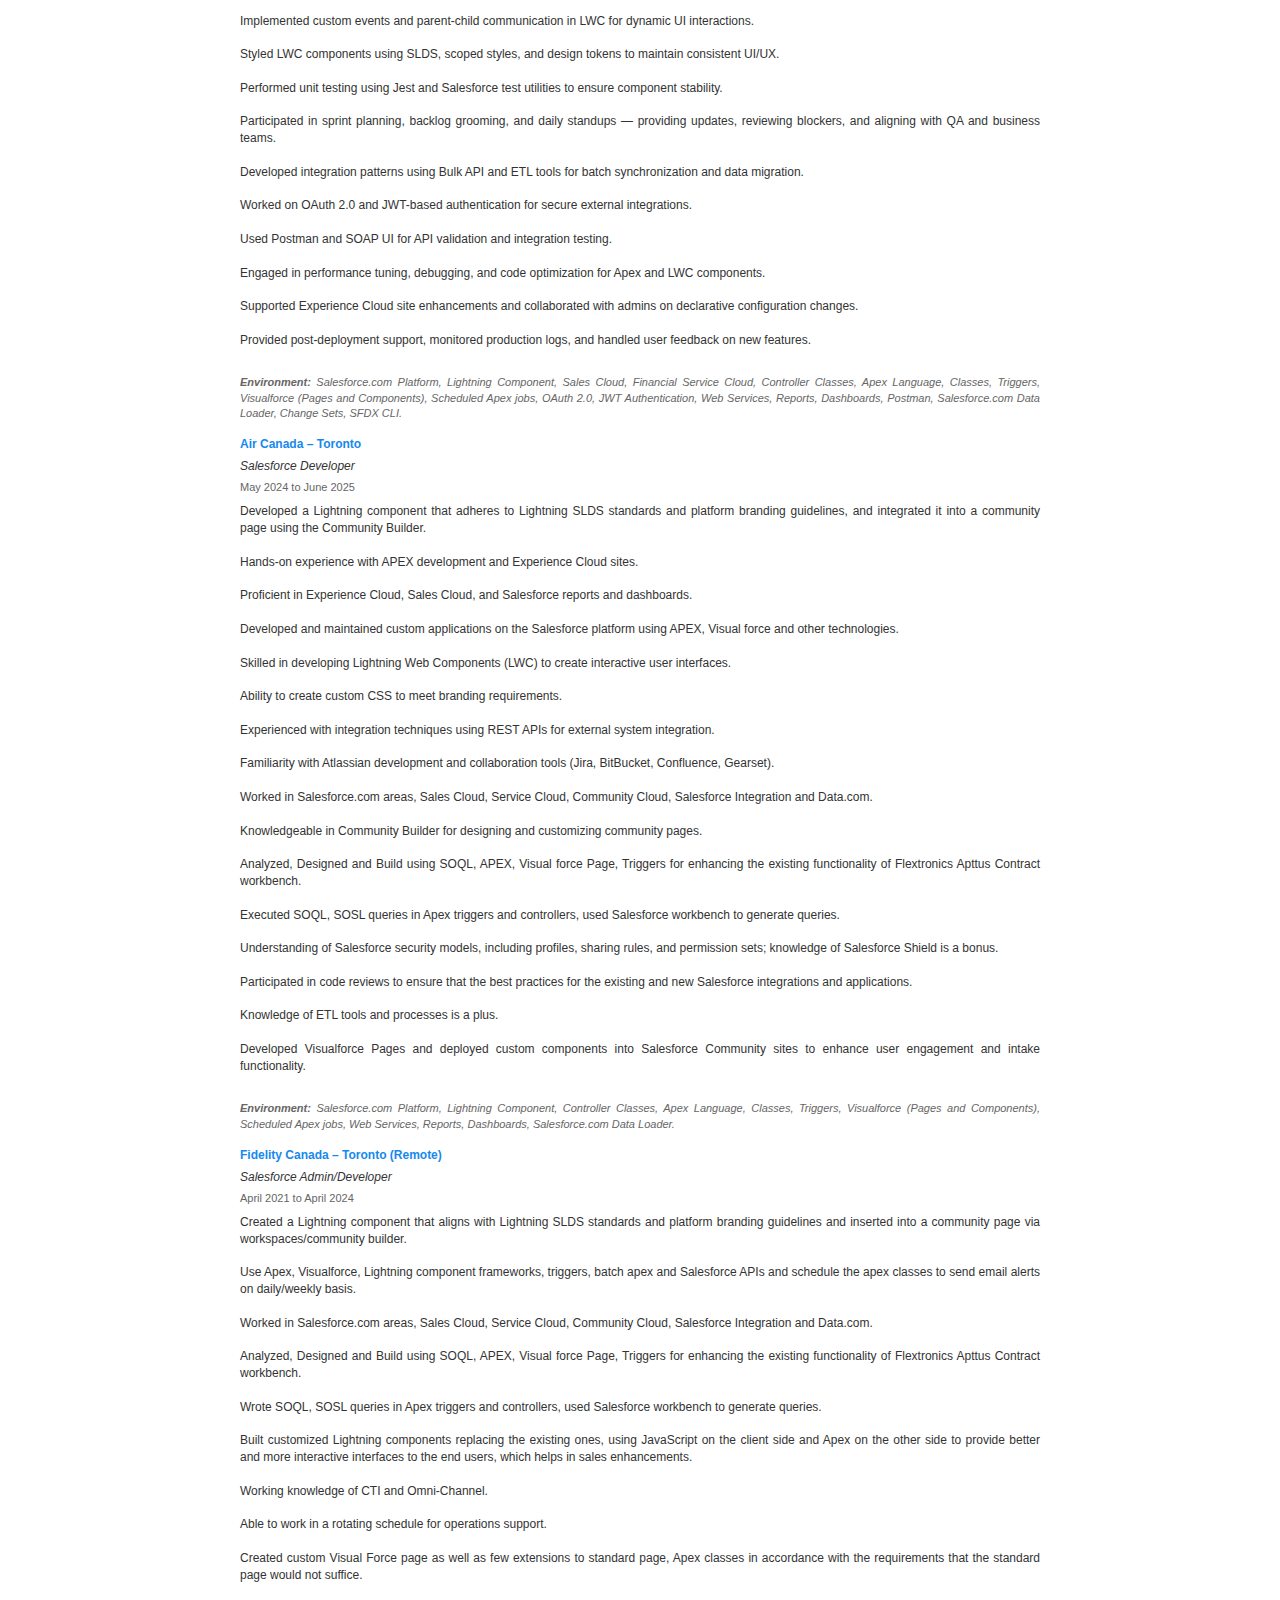
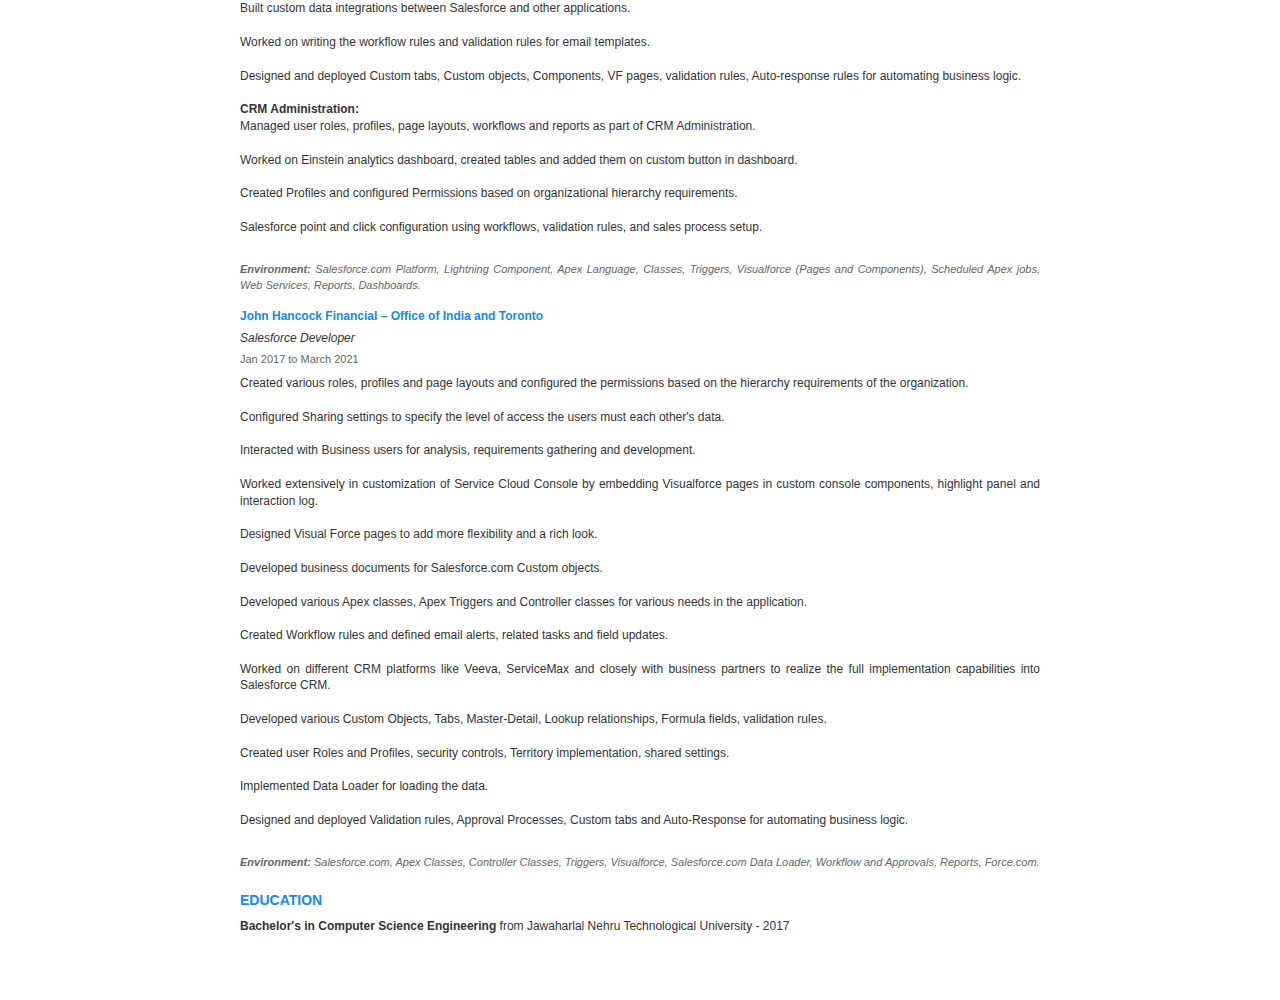
<file: resume-simple.html>
<!DOCTYPE html>
<html lang="en">

<head>
    <meta charset="UTF-8">
    <meta name="viewport" content="width=device-width, initial-scale=1.0">
    <title>Ujwala Dindi - Resume</title>
    <style>
        body {
            font-family: Arial, sans-serif;
            line-height: 1.4;
            margin: 0;
            padding: 20px;
            background: white;
            color: #333;
            font-size: 12px;
        }

        .resume-container {
            max-width: 800px;
            margin: 0 auto;
            background: white;
            padding: 30px;
        }

        .header {
            text-align: center;
            margin-bottom: 25px;
            padding-bottom: 15px;
            border-bottom: 2px solid #1589EE;
        }

        .name {
            font-size: 24px;
            font-weight: bold;
            color: #1589EE;
            margin-bottom: 10px;
        }

        .contact-info {
            font-size: 12px;
            color: #666;
            line-height: 1.5;
        }

        .section-title {
            font-size: 14px;
            font-weight: bold;
            color: #1589EE;
            margin: 20px 0 8px 0;
            text-transform: uppercase;
        }

        .summary-text,
        .experience-text {
            text-align: justify;
            margin-bottom: 15px;
            line-height: 1.4;
        }

        .company-info {
            font-weight: bold;
            color: #1589EE;
            margin: 15px 0 5px 0;
        }

        .job-title {
            font-style: italic;
            margin-bottom: 5px;
        }

        .job-duration {
            color: #666;
            font-size: 11px;
            margin-bottom: 8px;
        }

        .skills-section {
            margin-bottom: 15px;
        }

        .skills-category {
            margin-bottom: 8px;
        }

        .skills-category strong {
            color: #1589EE;
        }

        .environment {
            margin: 10px 0;
            font-style: italic;
            color: #666;
            font-size: 11px;
        }

        .print-btn {
            position: fixed;
            top: 20px;
            right: 20px;
            background: #1589EE;
            color: white;
            border: none;
            padding: 10px 15px;
            border-radius: 5px;
            cursor: pointer;
            font-size: 12px;
            z-index: 1000;
        }

        .print-btn:hover {
            background: #0176D3;
        }

        @media print {
            body {
                margin: 0;
                padding: 0;
                font-size: 11px;
            }

            .resume-container {
                padding: 15px;
                margin: 0;
                max-width: none;
            }

            .print-btn {
                display: none;
            }
        }
    </style>
</head>

<body>
    <button class="print-btn" onclick="window.print()">🖨️ Print Resume</button>

    <div class="resume-container">
        <div class="header">
            <div class="name">UJWALA DINDI</div>
            <div class="contact-info">
                <strong>Mobile:</strong> +1 (647)-848-2309<br>
                <strong>Email:</strong> ujwaladndu@gmail.com<br>
                <strong>Location:</strong> Toronto, ON<br>
                <strong>Portfolio:</strong> ujwalad-1912.github.io/portfolio<br>
                <strong>LinkedIn:</strong> linkedin.com/in/ujwalad
            </div>
        </div>

        <div class="section-title">SUMMARY</div>
        <div class="summary-text">
            Over 8+ years of experience in IT with expertise handling projects across several SDLC phases (analysis,
            design, development, testing, implementation, and maintenance).<br><br>

            Hands-on experience in Salesforce components integration, development and deployment of custom integration
            solutions.<br><br>

            Developed SFDC customized reports, dashboards, and processes to continuously monitor data quality and
            integrity.<br><br>

            Detailed knowledge of Salesforce.com architecture with experience in implementing Sales Cloud and Service
            Cloud.<br><br>

            Ability to meet deadlines and handle pressure by owning multiple tasks in projects.<br><br>

            Extensive business knowledge and objects customization experience with accounts, contacts, opportunities,
            products and price books, cases, leads, campaigns and forecasting.<br><br>

            Experience in developing Apex classes and Triggers, Visual Force pages, Force.com IDE, SOQL, SOSL.<br><br>

            Experienced in developing custom Lightning components, Global actions, Process Builders, Object specific
            actions and server-side controllers to meet business requirements.<br><br>

            Detailed experience working on Eclipse IDE with Force.com Plug-in for writing Business Logic in
            Apex.<br><br>

            Experience in Web Technologies like HTML, XML, CSS, JSP, JavaScript, JSON, REST and Bulk APIs.<br><br>

            Strong Technical, Analytical, Verbal and Written Communication Skills with ability to learn new technologies
            quickly.<br><br>

            Knowledge of Agile and Waterfall Project Execution Methodologies.<br><br>

            Expertise in database querying with SOQL and SOSL using Force.com Explorer.<br><br>

            Experience in Data Migration using Import Wizard and integration tools such as Apex Data Loader.<br><br>

            Flexible, enthusiastic and project-oriented team player with excellent analytical skills to develop creative
            solutions for challenging client needs.<br><br>

            Excellent communication, interpersonal skills, self-motivated and dedicated.
        </div>

        <div class="section-title">TECHNICAL SKILLS</div>
        <div class="skills-section">
            <div class="skills-category">
                <strong>Cloud Computing Technologies:</strong><br>
                Salesforce CRM (SFDC), Force.com
            </div>
            <div class="skills-category">
                <strong>Programming Languages:</strong><br>
                Apex
            </div>
            <div class="skills-category">
                <strong>Web Technologies:</strong><br>
                Visualforce, HTML, jQuery, SF Lightning
            </div>
            <div class="skills-category">
                <strong>Database Technologies:</strong><br>
                MySQL
            </div>
            <div class="skills-category">
                <strong>Other Technologies:</strong><br>
                SVN, ANT
            </div>
            <div class="skills-category">
                <strong>Editor Tools:</strong><br>
                Eclipse IDE with Force.com
            </div>
            <div class="skills-category">
                <strong>Other Tools:</strong><br>
                Confluence, Gearset, GIT
            </div>
        </div>

        <div class="section-title">WORK EXPERIENCE</div>
        <div class="experience-text">

            <div class="company-info">BMO Canada – Toronto, ON</div>
            <div class="job-title">Senior Salesforce Developer</div>
            <div class="job-duration">July 2025 – Present</div>

            Actively contributing to Salesforce platform enhancements and customizations across multiple business
            modules.<br><br>

            Designed and optimized Salesforce data models, custom objects, fields, and relationships to support new
            functional requirements.<br><br>

            Implemented automation using Flows, Validation Rules, and Record-Triggered Flows, improving process
            efficiency and data accuracy.<br><br>

            Developed and maintained Apex triggers, classes, batch jobs, and schedulable classes for business logic
            execution and backend processing.<br><br>

            Delivered Apex REST and SOAP integrations for secure data exchange between Salesforce and external
            systems.<br><br>

            Completed multiple sprint tickets involving requirement analysis, development, and review feedback
            resolution.<br><br>

            Conducted impact analysis and debugging to identify root causes of issues raised during UAT and regression
            testing.<br><br>

            Reviewed and resolved peer code review comments, ensuring adherence to internal development standards and
            best practices.<br><br>

            Designed and developed Lightning Web Components (LWC) for UI enhancements with reusable, modular
            architecture.<br><br>

            Utilized @api, @track, and @wire decorators for data binding and reactive component behavior.<br><br>

            Implemented custom events and parent-child communication in LWC for dynamic UI interactions.<br><br>

            Styled LWC components using SLDS, scoped styles, and design tokens to maintain consistent UI/UX.<br><br>

            Performed unit testing using Jest and Salesforce test utilities to ensure component stability.<br><br>

            Participated in sprint planning, backlog grooming, and daily standups — providing updates, reviewing
            blockers, and aligning with QA and business teams.<br><br>

            Developed integration patterns using Bulk API and ETL tools for batch synchronization and data
            migration.<br><br>

            Worked on OAuth 2.0 and JWT-based authentication for secure external integrations.<br><br>

            Used Postman and SOAP UI for API validation and integration testing.<br><br>

            Engaged in performance tuning, debugging, and code optimization for Apex and LWC components.<br><br>

            Supported Experience Cloud site enhancements and collaborated with admins on declarative configuration
            changes.<br><br>

            Provided post-deployment support, monitored production logs, and handled user feedback on new
            features.<br><br>

            <div class="environment"><strong>Environment:</strong> Salesforce.com Platform, Lightning Component, Sales
                Cloud, Financial Service Cloud, Controller Classes, Apex Language, Classes, Triggers, Visualforce (Pages
                and Components), Scheduled Apex jobs, OAuth 2.0, JWT Authentication, Web Services, Reports, Dashboards,
                Postman, Salesforce.com Data Loader, Change Sets, SFDX CLI.</div>

            <div class="company-info">Air Canada – Toronto</div>
            <div class="job-title">Salesforce Developer</div>
            <div class="job-duration">May 2024 to June 2025</div>

            Developed a Lightning component that adheres to Lightning SLDS standards and platform branding guidelines,
            and integrated it into a community page using the Community Builder.<br><br>

            Hands-on experience with APEX development and Experience Cloud sites.<br><br>

            Proficient in Experience Cloud, Sales Cloud, and Salesforce reports and dashboards.<br><br>

            Developed and maintained custom applications on the Salesforce platform using APEX, Visual force and other
            technologies.<br><br>

            Skilled in developing Lightning Web Components (LWC) to create interactive user interfaces.<br><br>

            Ability to create custom CSS to meet branding requirements.<br><br>

            Experienced with integration techniques using REST APIs for external system integration.<br><br>

            Familiarity with Atlassian development and collaboration tools (Jira, BitBucket, Confluence,
            Gearset).<br><br>

            Worked in Salesforce.com areas, Sales Cloud, Service Cloud, Community Cloud, Salesforce Integration and
            Data.com.<br><br>

            Knowledgeable in Community Builder for designing and customizing community pages.<br><br>

            Analyzed, Designed and Build using SOQL, APEX, Visual force Page, Triggers for enhancing the existing
            functionality of Flextronics Apttus Contract workbench.<br><br>

            Executed SOQL, SOSL queries in Apex triggers and controllers, used Salesforce workbench to generate
            queries.<br><br>

            Understanding of Salesforce security models, including profiles, sharing rules, and permission sets;
            knowledge of Salesforce Shield is a bonus.<br><br>

            Participated in code reviews to ensure that the best practices for the existing and new Salesforce
            integrations and applications.<br><br>

            Knowledge of ETL tools and processes is a plus.<br><br>

            Developed Visualforce Pages and deployed custom components into Salesforce Community sites to enhance user
            engagement and intake functionality.<br><br>

            <div class="environment"><strong>Environment:</strong> Salesforce.com Platform, Lightning Component,
                Controller Classes, Apex Language, Classes, Triggers, Visualforce (Pages and Components), Scheduled Apex
                jobs, Web Services, Reports, Dashboards, Salesforce.com Data Loader.</div>

            <div class="company-info">Fidelity Canada – Toronto (Remote)</div>
            <div class="job-title">Salesforce Admin/Developer</div>
            <div class="job-duration">April 2021 to April 2024</div>

            Created a Lightning component that aligns with Lightning SLDS standards and platform branding guidelines and
            inserted into a community page via workspaces/community builder.<br><br>

            Use Apex, Visualforce, Lightning component frameworks, triggers, batch apex and Salesforce APIs and schedule
            the apex classes to send email alerts on daily/weekly basis.<br><br>

            Worked in Salesforce.com areas, Sales Cloud, Service Cloud, Community Cloud, Salesforce Integration and
            Data.com.<br><br>

            Analyzed, Designed and Build using SOQL, APEX, Visual force Page, Triggers for enhancing the existing
            functionality of Flextronics Apttus Contract workbench.<br><br>

            Wrote SOQL, SOSL queries in Apex triggers and controllers, used Salesforce workbench to generate
            queries.<br><br>

            Built customized Lightning components replacing the existing ones, using JavaScript on the client side and
            Apex on the other side to provide better and more interactive interfaces to the end users, which helps in
            sales enhancements.<br><br>

            Working knowledge of CTI and Omni-Channel.<br><br>

            Able to work in a rotating schedule for operations support.<br><br>

            Created custom Visual Force page as well as few extensions to standard page, Apex classes in accordance with
            the requirements that the standard page would not suffice.<br><br>

            Built custom data integrations between Salesforce and other applications.<br><br>

            Worked on writing the workflow rules and validation rules for email templates.<br><br>

            Designed and deployed Custom tabs, Custom objects, Components, VF pages, validation rules, Auto-response
            rules for automating business logic.<br><br>

            <strong>CRM Administration:</strong><br>
            Managed user roles, profiles, page layouts, workflows and reports as part of CRM Administration.<br><br>

            Worked on Einstein analytics dashboard, created tables and added them on custom button in dashboard.<br><br>

            Created Profiles and configured Permissions based on organizational hierarchy requirements.<br><br>

            Salesforce point and click configuration using workflows, validation rules, and sales process setup.<br><br>

            <div class="environment"><strong>Environment:</strong> Salesforce.com Platform, Lightning Component, Apex
                Language, Classes, Triggers, Visualforce (Pages and Components), Scheduled Apex jobs, Web Services,
                Reports, Dashboards.</div>

            <div class="company-info">John Hancock Financial – Office of India and Toronto</div>
            <div class="job-title">Salesforce Developer</div>
            <div class="job-duration">Jan 2017 to March 2021</div>

            Created various roles, profiles and page layouts and configured the permissions based on the hierarchy
            requirements of the organization.<br><br>

            Configured Sharing settings to specify the level of access the users must each other's data.<br><br>

            Interacted with Business users for analysis, requirements gathering and development.<br><br>

            Worked extensively in customization of Service Cloud Console by embedding Visualforce pages in custom
            console components, highlight panel and interaction log.<br><br>

            Designed Visual Force pages to add more flexibility and a rich look.<br><br>

            Developed business documents for Salesforce.com Custom objects.<br><br>

            Developed various Apex classes, Apex Triggers and Controller classes for various needs in the
            application.<br><br>

            Created Workflow rules and defined email alerts, related tasks and field updates.<br><br>

            Worked on different CRM platforms like Veeva, ServiceMax and closely with business partners to realize the
            full implementation capabilities into Salesforce CRM.<br><br>

            Developed various Custom Objects, Tabs, Master-Detail, Lookup relationships, Formula fields, validation
            rules.<br><br>

            Created user Roles and Profiles, security controls, Territory implementation, shared settings.<br><br>

            Implemented Data Loader for loading the data.<br><br>

            Designed and deployed Validation rules, Approval Processes, Custom tabs and Auto-Response for automating
            business logic.<br><br>

            <div class="environment"><strong>Environment:</strong> Salesforce.com, Apex Classes, Controller Classes,
                Triggers, Visualforce, Salesforce.com Data Loader, Workflow and Approvals, Reports, Force.com.</div>
        </div>

        <div class="section-title">EDUCATION</div>
        <div class="summary-text">
            <strong>Bachelor's in Computer Science Engineering</strong> from Jawaharlal Nehru Technological University -
            2017
        </div>
    </div>
</body>

</html>
</file>
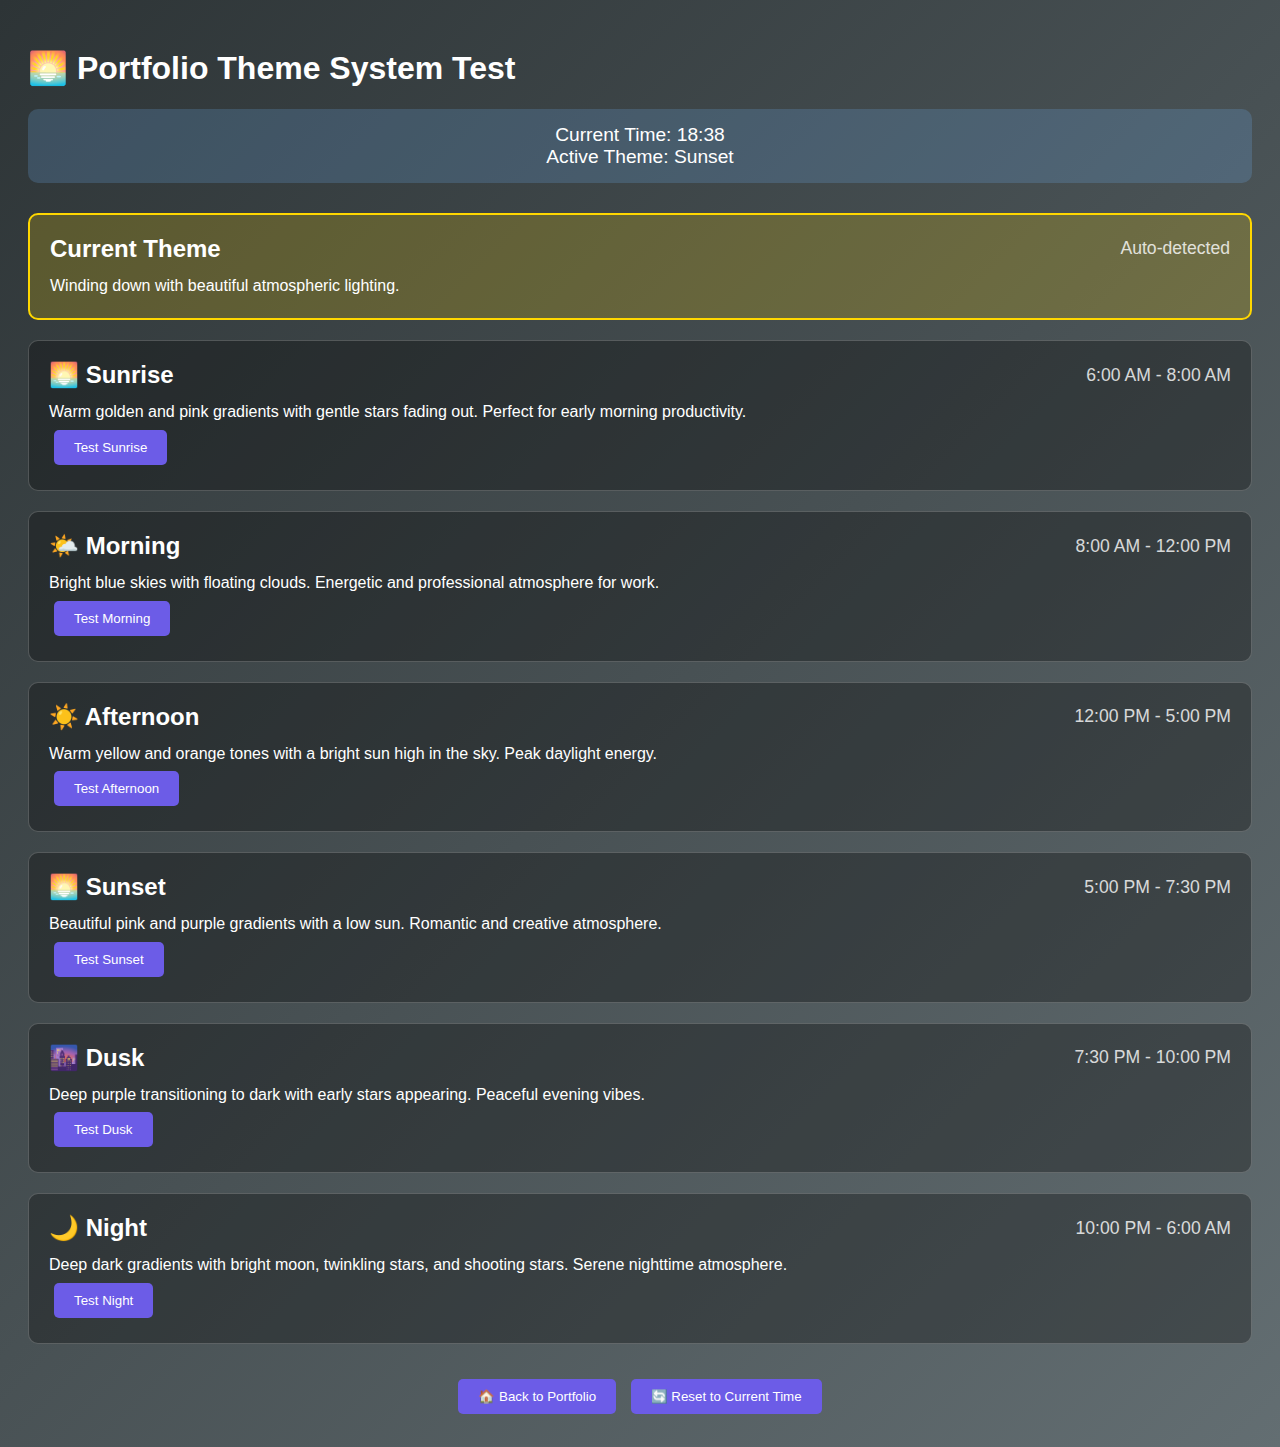
<file: theme-test.html>
<!DOCTYPE html>
<html lang="en">
<head>
    <meta charset="UTF-8">
    <meta name="viewport" content="width=device-width, initial-scale=1.0">
    <title>Theme Test - Portfolio</title>
    <style>
        body {
            font-family: Arial, sans-serif;
            padding: 20px;
            background: linear-gradient(135deg, #2d3436, #636e72);
            color: white;
            min-height: 100vh;
        }
        .theme-container {
            background: rgba(0, 0, 0, 0.3);
            padding: 20px;
            border-radius: 10px;
            margin: 20px 0;
            border: 1px solid rgba(255, 255, 255, 0.2);
        }
        .current-theme {
            background: rgba(255, 215, 0, 0.2);
            border: 2px solid #FFD700;
        }
        .theme-info {
            display: flex;
            justify-content: space-between;
            align-items: center;
            margin-bottom: 10px;
        }
        .theme-name {
            font-size: 1.5em;
            font-weight: bold;
        }
        .time-range {
            font-size: 1.1em;
            opacity: 0.8;
        }
        .theme-description {
            margin-top: 10px;
            line-height: 1.6;
        }
        .test-button {
            background: #6c5ce7;
            color: white;
            border: none;
            padding: 10px 20px;
            border-radius: 5px;
            cursor: pointer;
            margin: 5px;
            transition: all 0.3s ease;
        }
        .test-button:hover {
            background: #a29bfe;
            transform: translateY(-2px);
        }
        .current-time {
            text-align: center;
            font-size: 1.2em;
            margin-bottom: 30px;
            padding: 15px;
            background: rgba(116, 185, 255, 0.2);
            border-radius: 10px;
        }
    </style>
</head>
<body>
    <h1>🌅 Portfolio Theme System Test</h1>
    
    <div class="current-time">
        <div>Current Time: <span id="currentTime"></span></div>
        <div>Active Theme: <span id="activeTheme"></span></div>
    </div>

    <div class="theme-container current-theme" id="current-theme">
        <div class="theme-info">
            <div class="theme-name">Current Theme</div>
            <div class="time-range">Auto-detected</div>
        </div>
        <div class="theme-description" id="current-description">
            This is the currently active theme based on your system time.
        </div>
    </div>

    <div class="theme-container">
        <div class="theme-info">
            <div class="theme-name">🌅 Sunrise</div>
            <div class="time-range">6:00 AM - 8:00 AM</div>
        </div>
        <div class="theme-description">
            Warm golden and pink gradients with gentle stars fading out. Perfect for early morning productivity.
        </div>
        <button class="test-button" onclick="testTheme('sunrise')">Test Sunrise</button>
    </div>

    <div class="theme-container">
        <div class="theme-info">
            <div class="theme-name">🌤️ Morning</div>
            <div class="time-range">8:00 AM - 12:00 PM</div>
        </div>
        <div class="theme-description">
            Bright blue skies with floating clouds. Energetic and professional atmosphere for work.
        </div>
        <button class="test-button" onclick="testTheme('morning')">Test Morning</button>
    </div>

    <div class="theme-container">
        <div class="theme-info">
            <div class="theme-name">☀️ Afternoon</div>
            <div class="time-range">12:00 PM - 5:00 PM</div>
        </div>
        <div class="theme-description">
            Warm yellow and orange tones with a bright sun high in the sky. Peak daylight energy.
        </div>
        <button class="test-button" onclick="testTheme('afternoon')">Test Afternoon</button>
    </div>

    <div class="theme-container">
        <div class="theme-info">
            <div class="theme-name">🌅 Sunset</div>
            <div class="time-range">5:00 PM - 7:30 PM</div>
        </div>
        <div class="theme-description">
            Beautiful pink and purple gradients with a low sun. Romantic and creative atmosphere.
        </div>
        <button class="test-button" onclick="testTheme('sunset')">Test Sunset</button>
    </div>

    <div class="theme-container">
        <div class="theme-info">
            <div class="theme-name">🌆 Dusk</div>
            <div class="time-range">7:30 PM - 10:00 PM</div>
        </div>
        <div class="theme-description">
            Deep purple transitioning to dark with early stars appearing. Peaceful evening vibes.
        </div>
        <button class="test-button" onclick="testTheme('dusk')">Test Dusk</button>
    </div>

    <div class="theme-container">
        <div class="theme-info">
            <div class="theme-name">🌙 Night</div>
            <div class="time-range">10:00 PM - 6:00 AM</div>
        </div>
        <div class="theme-description">
            Deep dark gradients with bright moon, twinkling stars, and shooting stars. Serene nighttime atmosphere.
        </div>
        <button class="test-button" onclick="testTheme('night')">Test Night</button>
    </div>

    <div style="margin-top: 30px; text-align: center;">
        <button class="test-button" onclick="window.location.href='index.html'">🏠 Back to Portfolio</button>
        <button class="test-button" onclick="location.reload()">🔄 Reset to Current Time</button>
    </div>

    <script>
        function updateCurrentTime() {
            const now = new Date();
            const currentHour = now.getHours();
            const currentMinutes = now.getMinutes();
            const currentTime = currentHour + (currentMinutes / 60);
            
            // Determine theme based on realistic sun cycle
            let theme;
            if (currentTime >= 6 && currentTime < 8) {
                theme = 'sunrise';
            } else if (currentTime >= 8 && currentTime < 12) {
                theme = 'morning';
            } else if (currentTime >= 12 && currentTime < 17) {
                theme = 'afternoon';
            } else if (currentTime >= 17 && currentTime < 19.5) {
                theme = 'sunset';
            } else if (currentTime >= 19.5 && currentTime < 22) {
                theme = 'dusk';
            } else {
                theme = 'night';
            }

            document.getElementById('currentTime').textContent = 
                `${currentHour}:${currentMinutes.toString().padStart(2, '0')}`;
            document.getElementById('activeTheme').textContent = 
                theme.charAt(0).toUpperCase() + theme.slice(1);

            const descriptions = {
                sunrise: 'Perfect time for fresh starts and new ideas!',
                morning: 'Peak productivity hours - time to tackle big tasks!',
                afternoon: 'Steady work time with maximum daylight energy.',
                sunset: 'Winding down with beautiful atmospheric lighting.',
                dusk: 'Peaceful transition time, great for reflection.',
                night: 'Quiet focus time with minimal distractions.'
            };

            document.getElementById('current-description').textContent = descriptions[theme];
        }

        function testTheme(themeName) {
            // Open portfolio with theme override in session storage
            sessionStorage.setItem('themeOverride', themeName);
            window.open('index.html', '_blank');
        }

        // Update time every second
        updateCurrentTime();
        setInterval(updateCurrentTime, 1000);
    </script>
</body>
</html>
</file>
